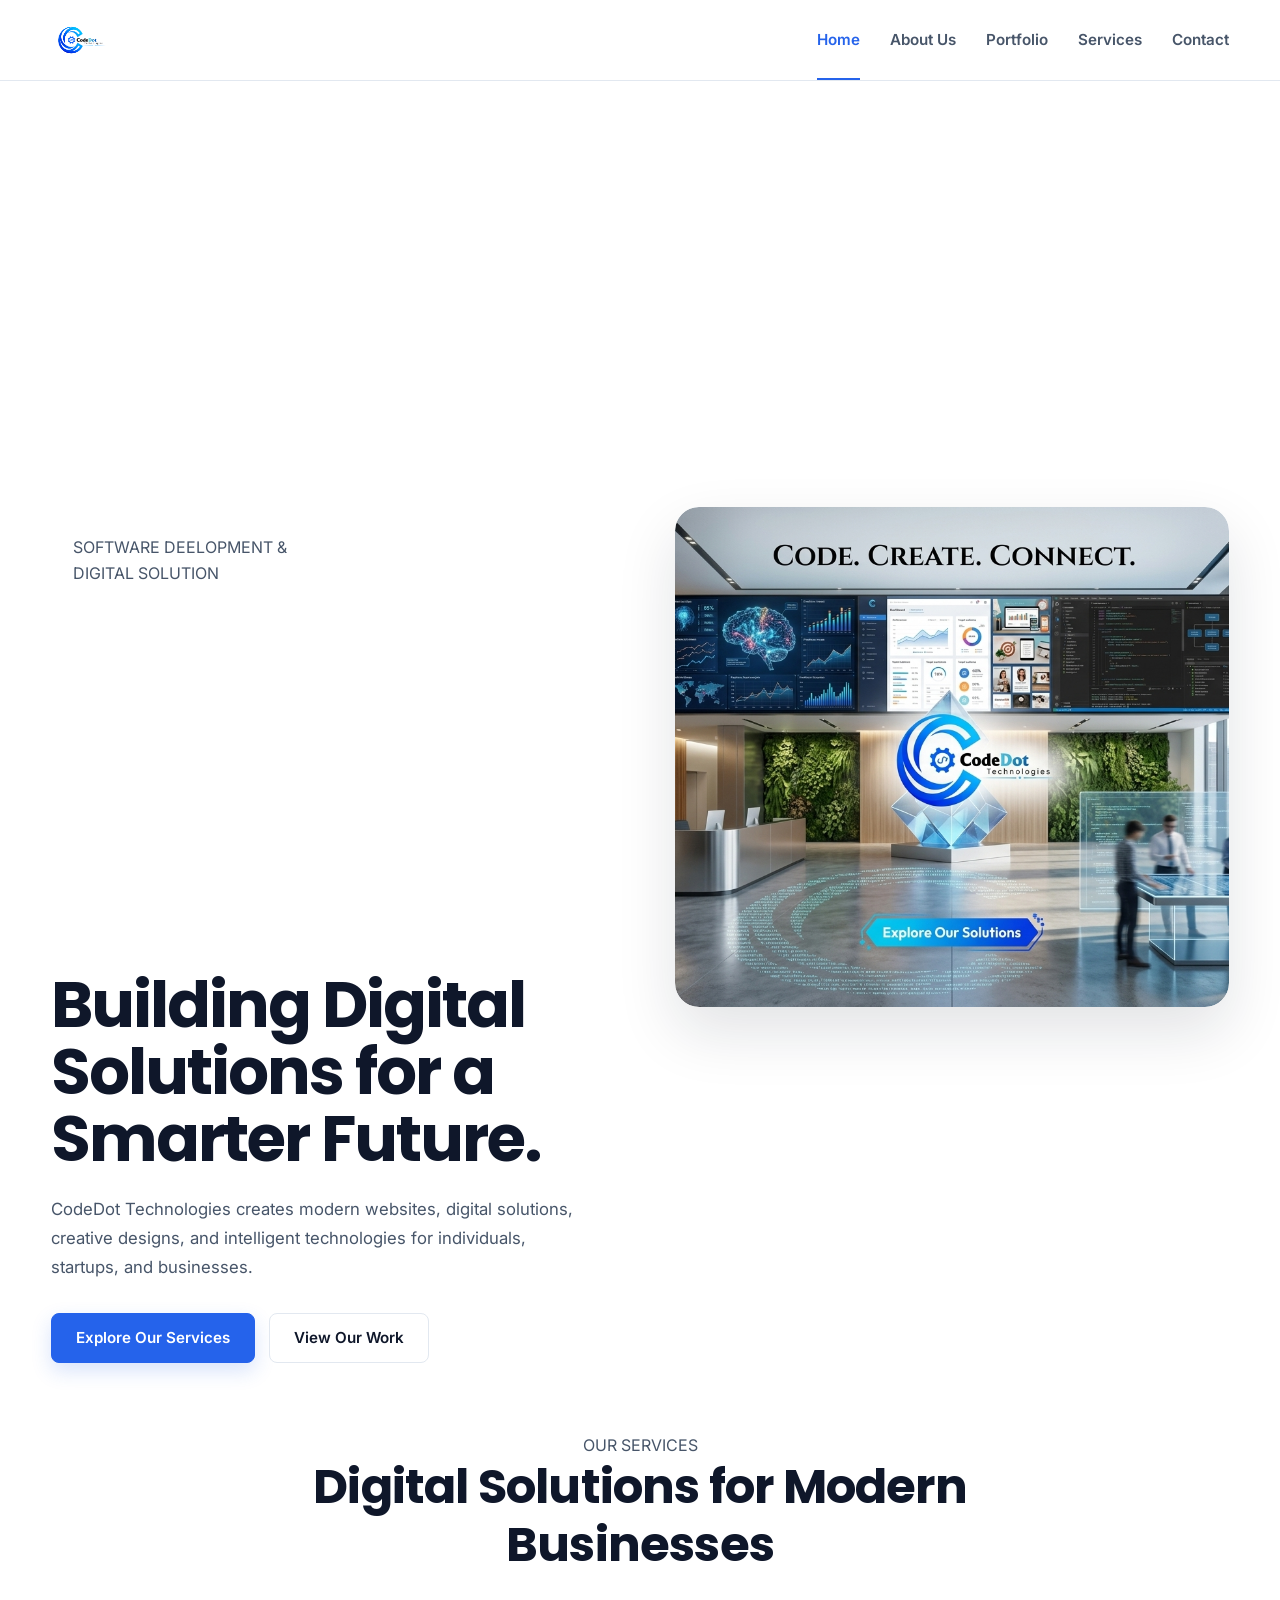
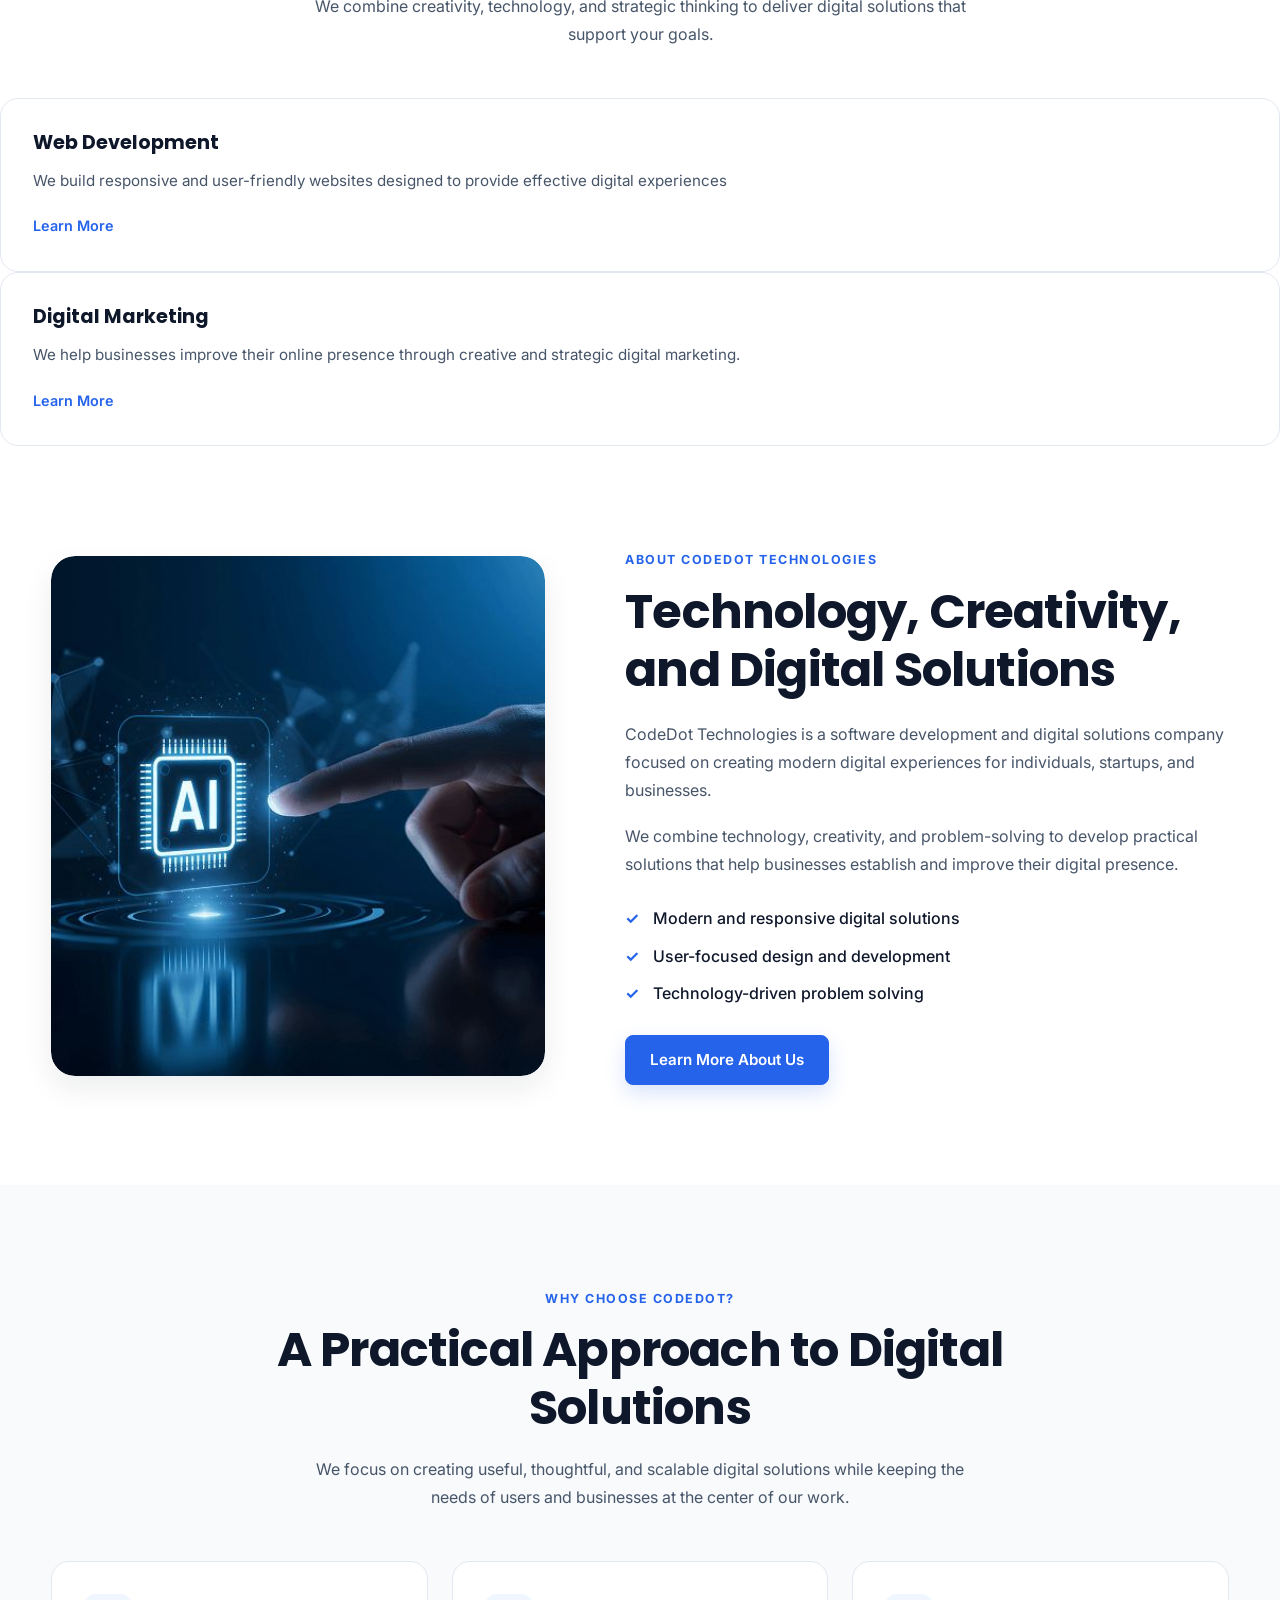
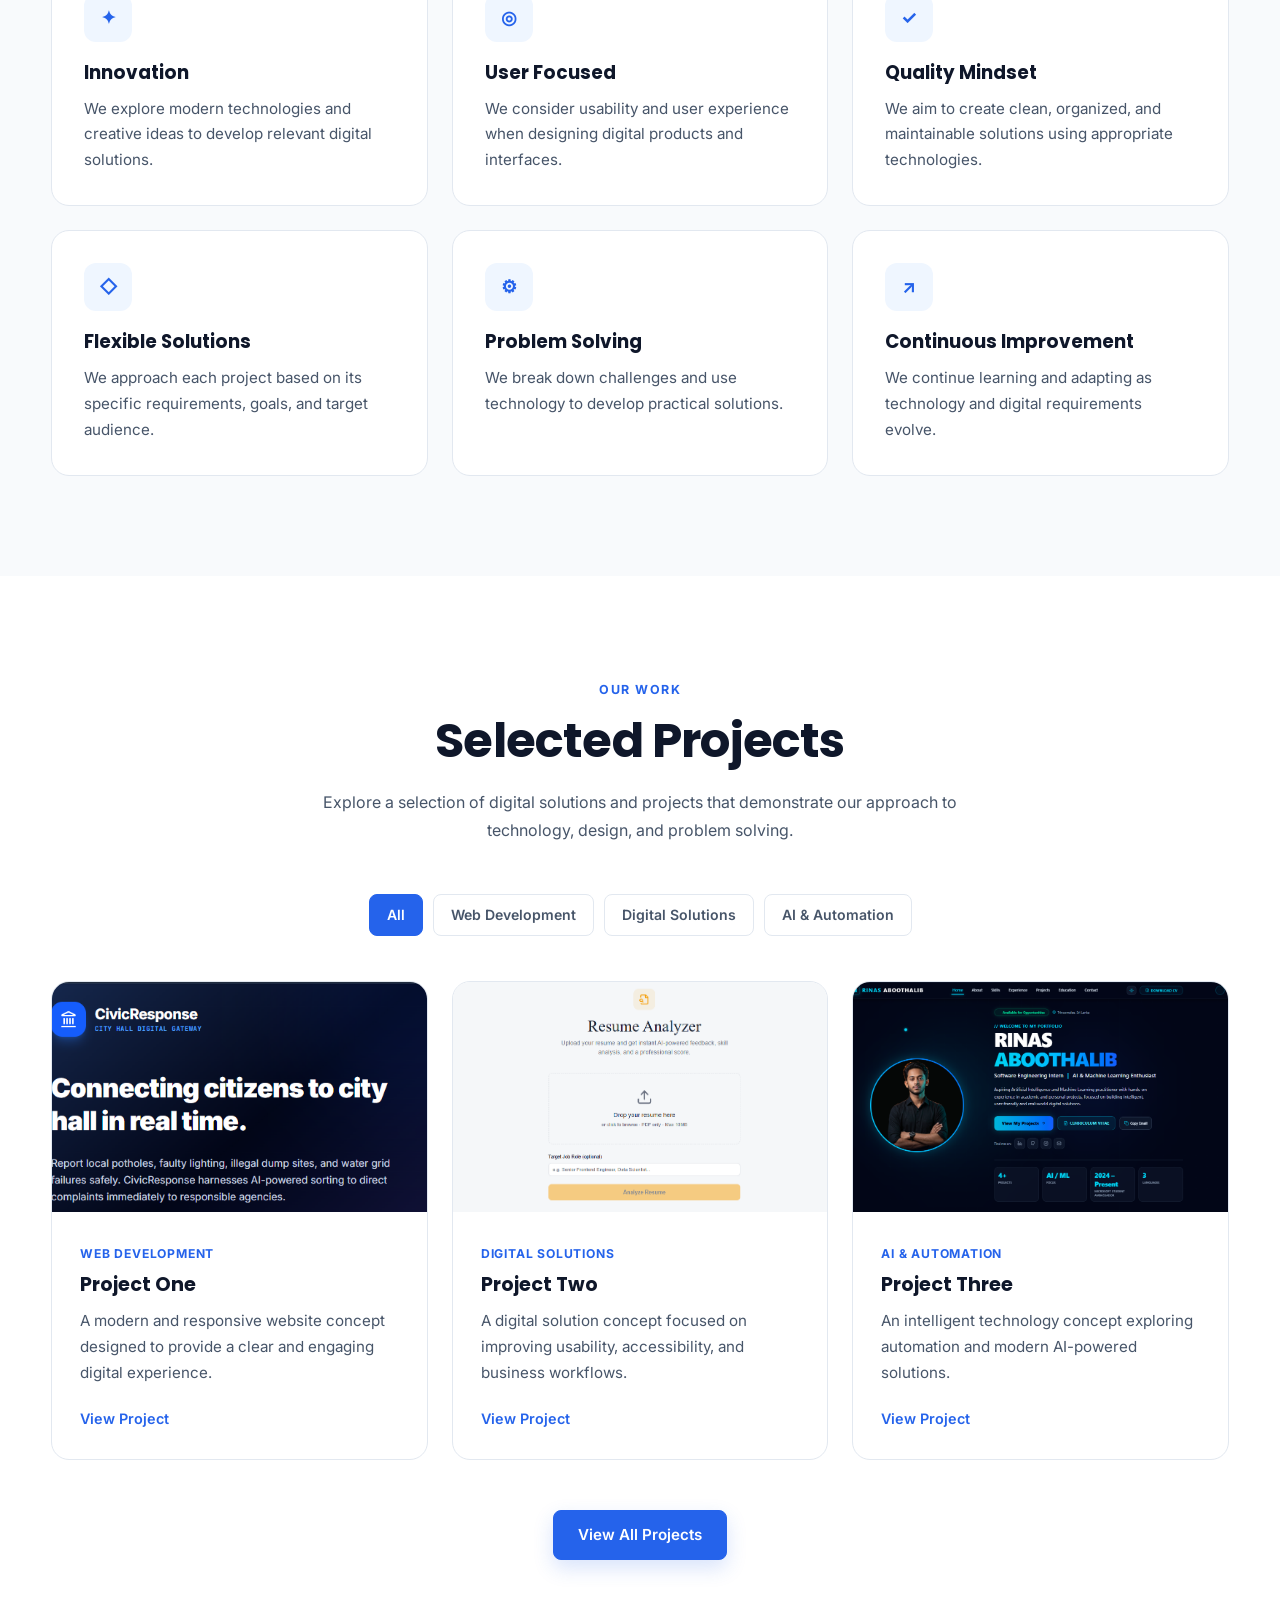
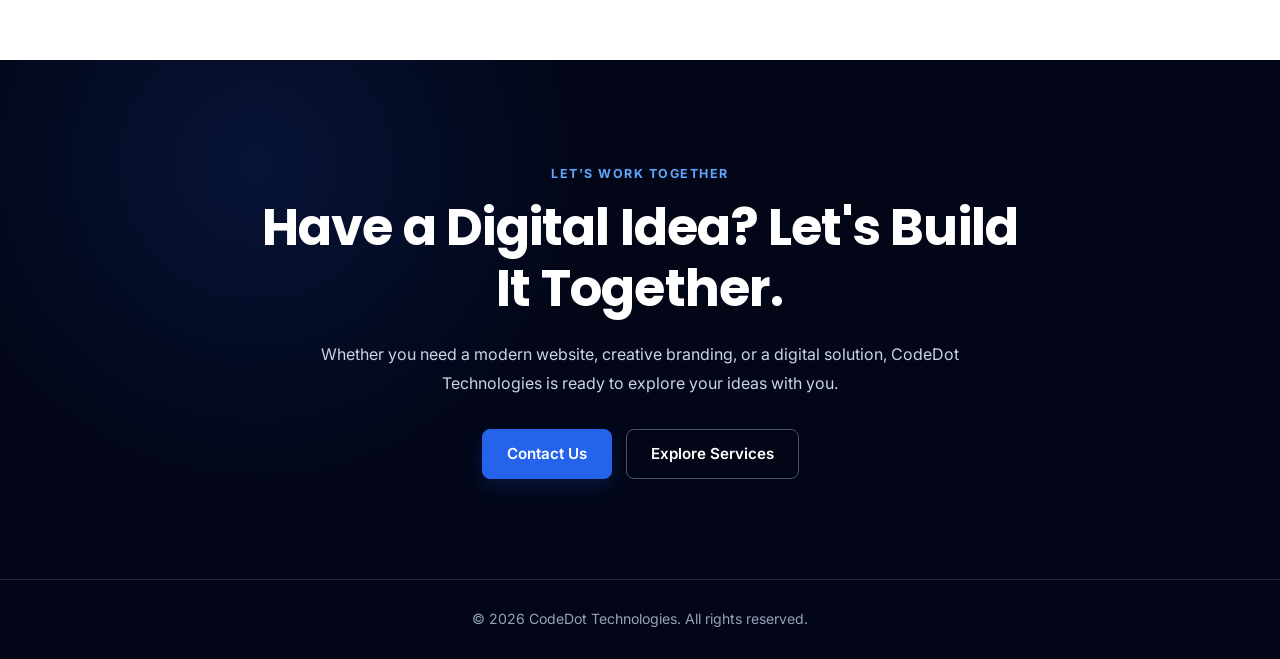
<file: index.html>
<!DOCTYPE html>
<html lang="en">
<head>
    <meta charset="UTF-8">
    <meta name="viewport" content="width=device-width, initial-scale=1.0">
    <title>CodeDot Technologies</title>

    <link rel="preconnect" href="https://fonts.googleapis.com">

<link rel="preconnect" href="https://fonts.gstatic.com" crossorigin>

<link
    href="https://fonts.googleapis.com/css2?family=Inter:wght@400;500;600;700&family=Poppins:wght@500;600;700;800&display=swap"
    rel="stylesheet"
>
    <link rel="stylesheet" href="css/style.css">
    <script src="js/script.js" defer></script>

</head>
<body>
    <header>
        <nav>
        
            <!-- Company Brand -->
            <a href="index.html" class="logo" aria-label="CodeDot Technologies Home">
                <img
                    src="images/logo.jpg"
                    alt="CodeDot Technologies"
                >
            </a>

            <!--Navigation Links-->
            <ul class="nav-links">
                <li>
                    <a href="index.html">Home</a>
                </li>
                <li>
                    <a href="about.html">About Us</a>
                </li>
                <li>
                    <a href="Portfolio.html">Portfolio</a>
                </li>
                <li>
                    <a href="services.html">Services</a>
                </li>
                <li>
                    <a href="contact.html">Contact</a>
                </li>
            </ul>

            <!--Mobile Menu Button -->
            <button
                type="button"
                class="menu-toggle"
                aria-label="open navigation menu"
                aria-expanded="false"
            >
                 ☰
            </button>
        </nav>
    </header>

    <main>
        <!-- Main content goes here -->
        <section class="hero" id="home">

            <div class="hero-content">

                <span class="hero lable">SOFTWARE DEELOPMENT & DIGITAL SOLUTION</span>

                <h1>
                    Building Digital Solutions for a Smarter Future.
                </h1>

                <p>
                    CodeDot Technologies creates modern websites, digital solutions,
                    creative designs, and intelligent technologies for individuals,
                    startups, and businesses.
                </p>

                <div class="hero-buttons">
                    <a href="services.html" class="btn btn-primary"> Explore Our Services </a>
                    <a href="Portfolio.html" class="btn btn-secondary"> View Our Work </a>
                </div>

            </div>
        
            <div class="hero-image">

                <img 
                    src="images/hero-image.jpg" 
                    alt="Modern digital technology and software development workspace"
                >

            </div>

        </section>
        
        <article>

            <!--Services Preview Section-->
            <section class="service-preview" id="services">

                <div class="section-heading">

                    <span class="section-lable">
                        OUR SERVICES
                    </span>

                    <h2>
                        Digital Solutions for Modern Businesses
                    </h2>

                    <p>
                        We combine creativity, technology, and strategic thinking
                        to deliver digital solutions that support your goals.
                    </p>

                </div>

                <div class="service-grid">

                    <!--Service 1-->
                    <article class="service-card">

                        <h3>Web Development</h3>

                        <p>
                            We build responsive and user-friendly websites
                            designed to provide effective digital experiences
                        </p>

                        <a href="services.html">Learn More</a>

                    </article>

                    <!--Service 2-->
                    <article class="service-card">

                        <h3>Digital Marketing</h3>

                        <p>
                            We help businesses improve their online presence
                            through creative and strategic digital marketing.
                        </p>

                        <a href="services.html">Learn More</a>
                        
                    </article>
        </section>

        <!-- About Preview Section -->
<section class="about-preview" id="about">

    <div class="about-image">

        <img
            src="images/about-image.jpg"
            alt="CodeDot Technologies digital solutions workspace"
        >

    </div>

    <div class="about-content">

        <span class="section-label">
            ABOUT CODEDOT TECHNOLOGIES
        </span>

        <h2>
            Technology, Creativity, and Digital Solutions
        </h2>

        <p>
            CodeDot Technologies is a software development and digital
            solutions company focused on creating modern digital
            experiences for individuals, startups, and businesses.
        </p>

        <p>
            We combine technology, creativity, and problem-solving to
            develop practical solutions that help businesses establish
            and improve their digital presence.
        </p>

        <ul class="about-points">

            <li>
                Modern and responsive digital solutions
            </li>

            <li>
                User-focused design and development
            </li>

            <li>
                Technology-driven problem solving
            </li>

        </ul>

        <a href="about.html" class="btn btn-primary">
            Learn More About Us
        </a>

    </div>

</section>

<!-- Why Choose Us Section -->
<section class="why-choose-us" id="why-us">

    <div class="section-heading">

        <span class="section-label">
            WHY CHOOSE CODEDOT?
        </span>

        <h2>
            A Practical Approach to Digital Solutions
        </h2>

        <p>
            We focus on creating useful, thoughtful, and scalable
            digital solutions while keeping the needs of users and
            businesses at the center of our work.
        </p>

    </div>

    <div class="features-grid">

        <!-- Feature 1 -->
        <article class="feature-card">

            <div class="feature-icon" aria-hidden="true">
                ✦
            </div>

            <h3>
                Innovation
            </h3>

            <p>
                We explore modern technologies and creative ideas
                to develop relevant digital solutions.
            </p>

        </article>

        <!-- Feature 2 -->
        <article class="feature-card">

            <div class="feature-icon" aria-hidden="true">
                ◎
            </div>

            <h3>
                User Focused
            </h3>

            <p>
                We consider usability and user experience when
                designing digital products and interfaces.
            </p>

        </article>

        <!-- Feature 3 -->
        <article class="feature-card">

            <div class="feature-icon" aria-hidden="true">
                ✓
            </div>

            <h3>
                Quality Mindset
            </h3>

            <p>
                We aim to create clean, organized, and maintainable
                solutions using appropriate technologies.
            </p>

        </article>

        <!-- Feature 4 -->
        <article class="feature-card">

            <div class="feature-icon" aria-hidden="true">
                ◇
            </div>

            <h3>
                Flexible Solutions
            </h3>

            <p>
                We approach each project based on its specific
                requirements, goals, and target audience.
            </p>

        </article>

        <!-- Feature 5 -->
        <article class="feature-card">

            <div class="feature-icon" aria-hidden="true">
                ⚙
            </div>

            <h3>
                Problem Solving
            </h3>

            <p>
                We break down challenges and use technology to
                develop practical solutions.
            </p>

        </article>

        <!-- Feature 6 -->
        <article class="feature-card">

            <div class="feature-icon" aria-hidden="true">
                ↗
            </div>

            <h3>
                Continuous Improvement
            </h3>

            <p>
                We continue learning and adapting as technology
                and digital requirements evolve.
            </p>

        </article>

    </div>

</section>

<!-- Portfolio Preview Section -->
<section class="portfolio-preview" id="portfolio">

    <div class="section-heading">

        <span class="section-label">
            OUR WORK
        </span>

        <h2>
            Selected Projects
        </h2>

        <p>
            Explore a selection of digital solutions and projects
            that demonstrate our approach to technology, design,
            and problem solving.
        </p>

    </div>


    <!-- Portfolio Filters -->
<div class="portfolio-filters">

    <button
        type="button"
        class="filter-button active"
        data-filter="all"
    >
        All
    </button>

    <button
        type="button"
        class="filter-button"
        data-filter="web-development"
    >
        Web Development
    </button>

    <button
        type="button"
        class="filter-button"
        data-filter="digital-solutions"
    >
        Digital Solutions
    </button>

    <button
        type="button"
        class="filter-button"
        data-filter="ai-automation"
    >
        AI & Automation
    </button>

</div>


    <div class="portfolio-grid">

        <!-- Project 1 -->
        <article class="project-card" data-category="web-development">

            <div class="project-image">

                <img
                    src="images/portfolio-1.jpg"
                    alt="Web development project"
                >

            </div>

            <div class="project-content">

                <span class="project-category">
                    Web Development
                </span>

                <h3>
                    Project One
                </h3>

                <p>
                    A modern and responsive website concept designed
                    to provide a clear and engaging digital experience.
                </p>

                <a href="portfolio.html">
                    View Project
                </a>

            </div>

        </article>


        <!-- Project 2 -->
        <article class="project-card" data-category="digital-solutions">

            <div class="project-image">

                <img
                    src="images/portfolio-2.jpg"
                    alt="Digital solution project"
                >

            </div>

            <div class="project-content">

                <span class="project-category">
                    Digital Solutions
                </span>

                <h3>
                    Project Two
                </h3>

                <p>
                    A digital solution concept focused on improving
                    usability, accessibility, and business workflows.
                </p>

                <a href="portfolio.html">
                    View Project
                </a>

            </div>

        </article>


        <!-- Project 3 -->
        <article class="project-card">

            <div class="project-image">

                <img
                    src="images/portfolio-3.jpg"
                    alt="AI and automation project"
                >

            </div>

            <div class="project-content">

                <span class="project-category">
                    AI & Automation
                </span>

                <h3>
                    Project Three
                </h3>

                <p>
                    An intelligent technology concept exploring
                    automation and modern AI-powered solutions.
                </p>

                <a href="portfolio.html">
                    View Project
                </a>

            </div>

        </article>

    </div>


    <!-- View All Projects -->
    <div class="portfolio-action">

        <a href="portfolio.html" class="btn btn-primary">
            View All Projects
        </a>

    </div>

</section>

<!-- Final Call-to-Action Section -->
<section class="final-cta" id="contact-cta">

    <div class="cta-content">

        <span class="section-label">
            LET'S WORK TOGETHER
        </span>

        <h2>
            Have a Digital Idea? Let's Build It Together.
        </h2>

        <p>
            Whether you need a modern website, creative branding,
            or a digital solution, CodeDot Technologies is ready
            to explore your ideas with you.
        </p>

        <div class="cta-buttons">

            <a href="contact.html" class="btn btn-primary">
                Contact Us
            </a>

            <a href="services.html" class="btn btn-secondary">
                Explore Services
            </a>

        </div>

    </div>

</section>
    </main>

        <!-- Scroll to Top Button -->
<button
    type="button"
    class="scroll-top"
    aria-label="Scroll to top"
>
    ↑
</button>

    <footer>
        <p>&copy; 2026 CodeDot Technologies. All rights reserved.</p>
    </footer>
</body>
</html>
</file>
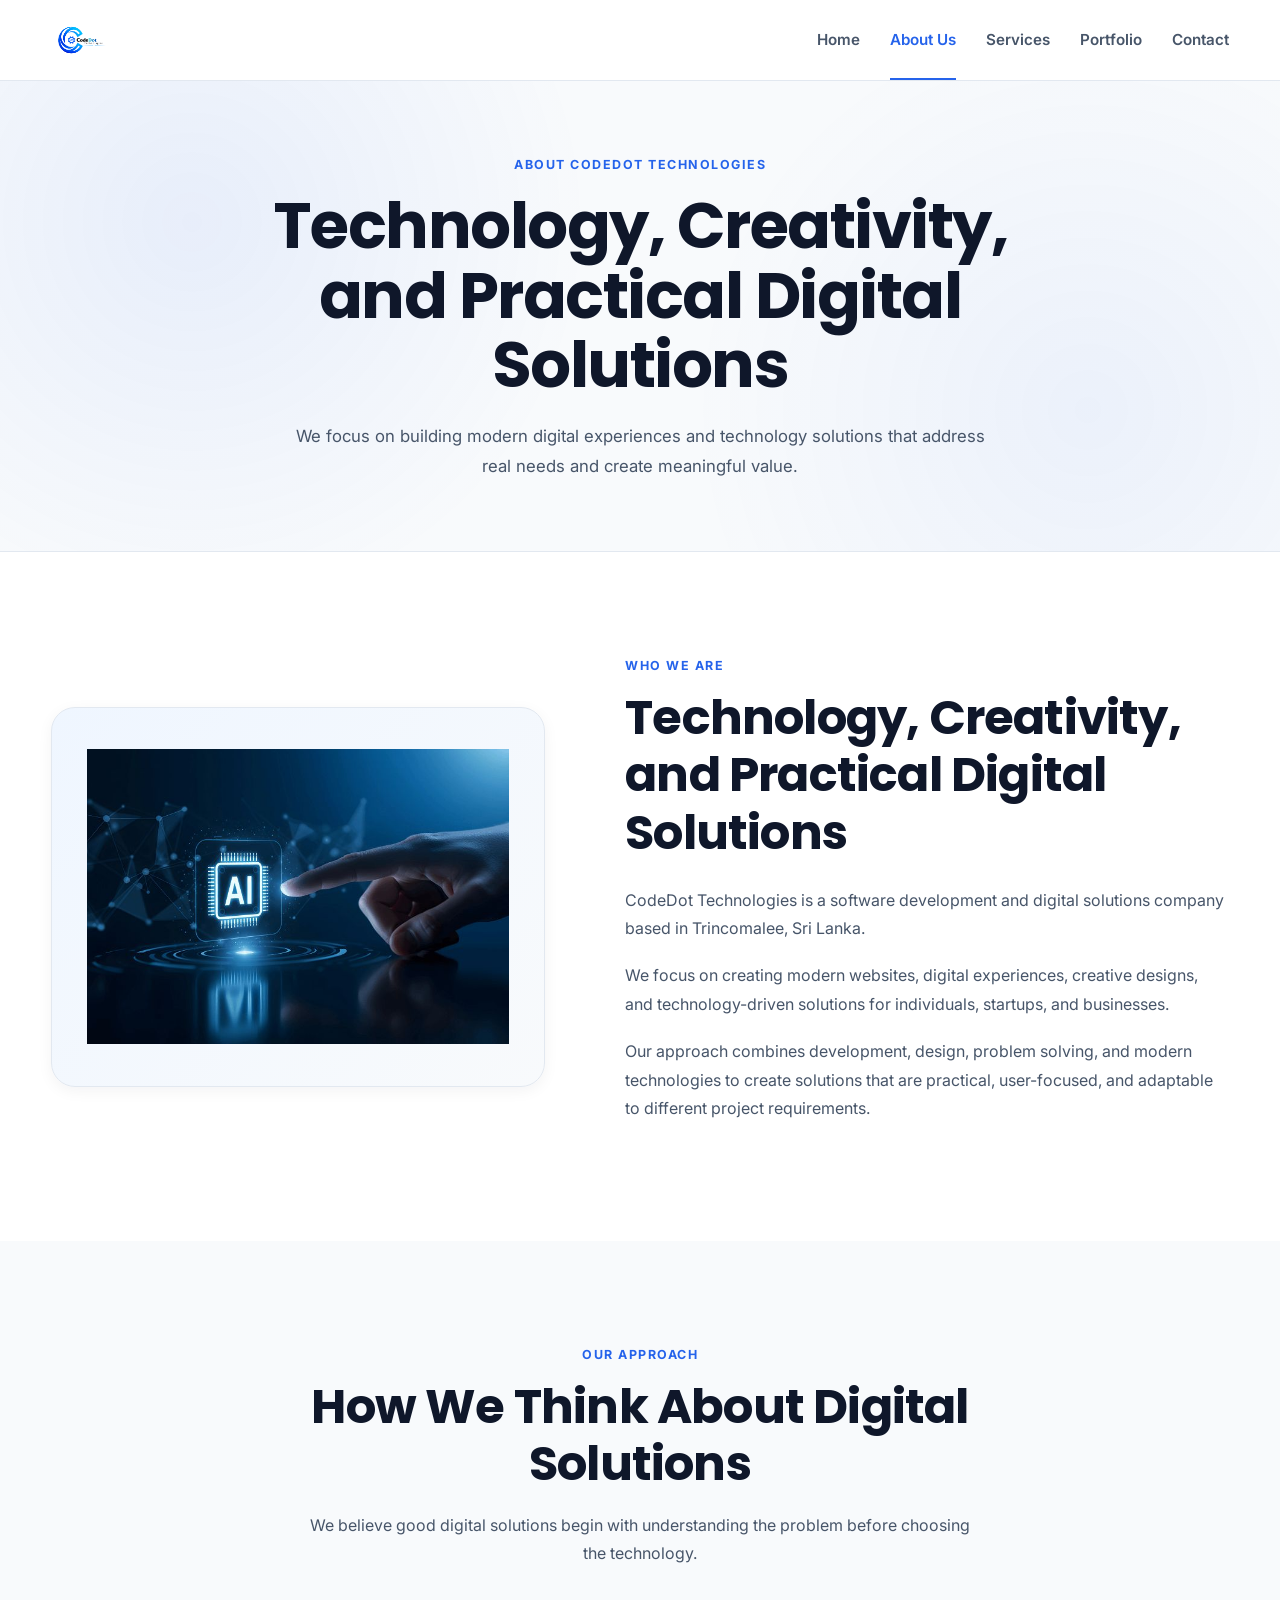
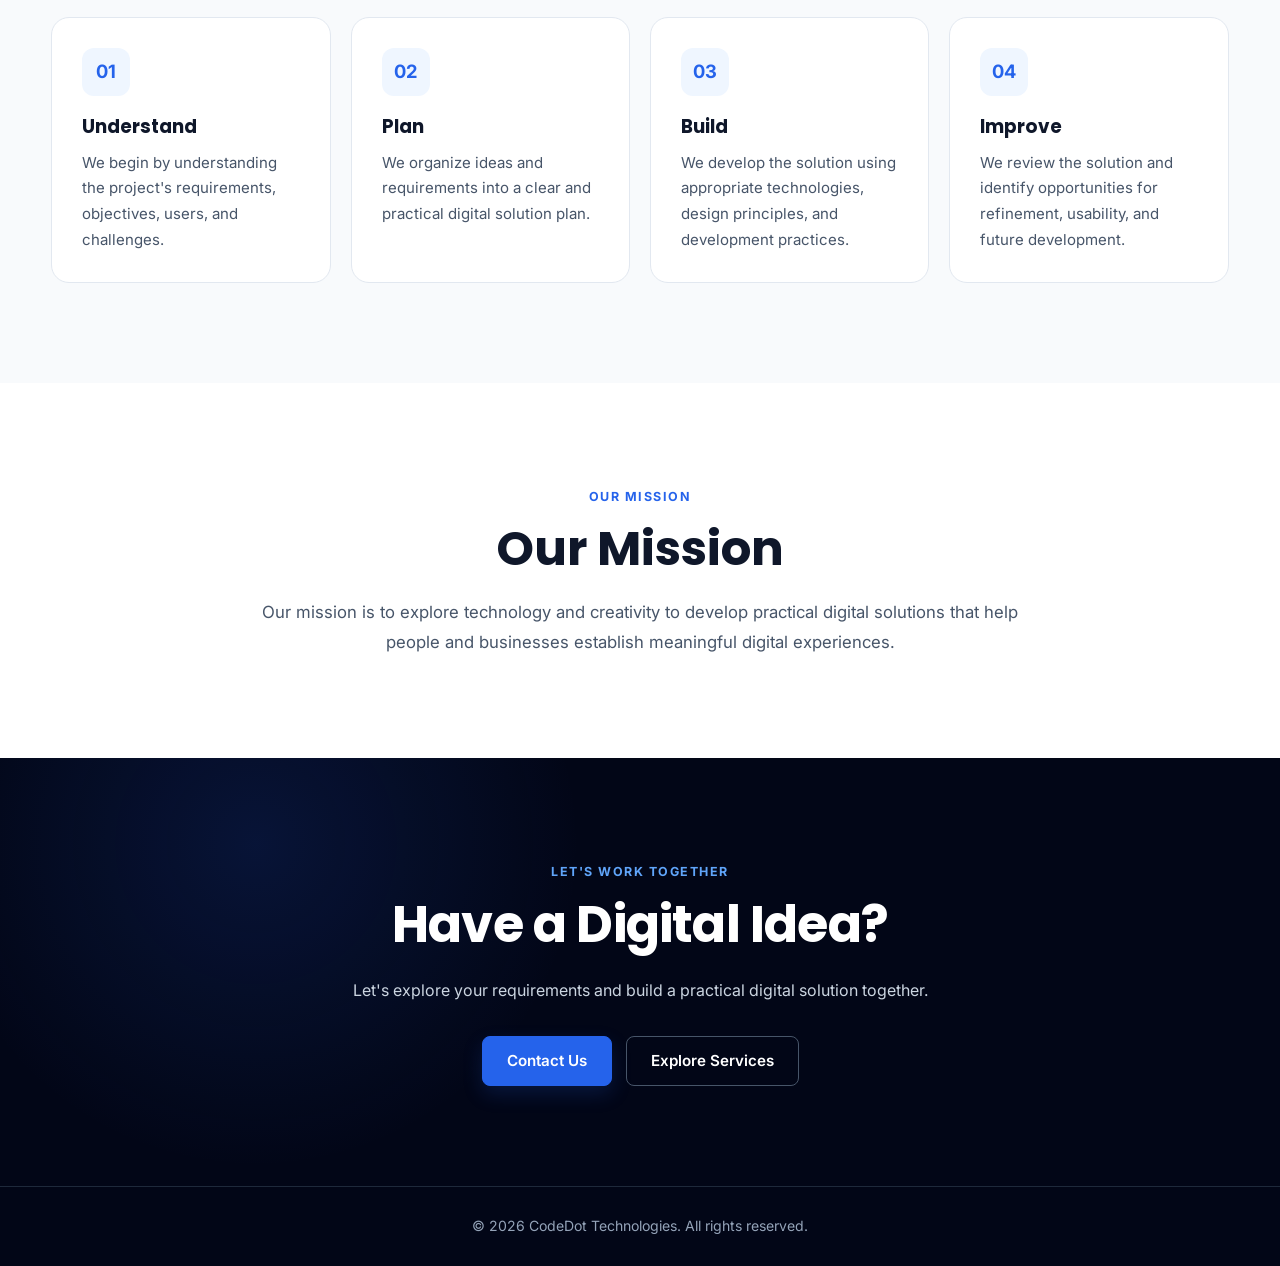
<file: about.html>
<!DOCTYPE html>
<html lang="en">

<head>

    <meta charset="UTF-8">

    <meta
        name="viewport"
        content="width=device-width, initial-scale=1.0"
    >

    <title>About Us | CodeDot Technologies</title>

    <meta
        name="description"
        content="Learn more about CodeDot Technologies, our approach to software development, digital solutions, creativity, and technology."
    >

    <!-- Google Fonts -->
    <link rel="preconnect" href="https://fonts.googleapis.com">

    <link
        rel="preconnect"
        href="https://fonts.gstatic.com"
        crossorigin
    >

    <link
        href="https://fonts.googleapis.com/css2?family=Inter:wght@400;500;600;700&family=Poppins:wght@500;600;700;800&display=swap"
        rel="stylesheet"
    >

    <!-- Main CSS -->
    <link rel="stylesheet" href="css/style.css">

    <!-- Main JavaScript -->
    <script src="js/script.js" defer></script>

</head>

<body>

    <!-- =========================
         HEADER
    ========================== -->
    <header>

        <nav>

            <!-- Company Logo -->
            <a
                href="index.html"
                class="logo"
                aria-label="CodeDot Technologies Home"
            >
                <img
                    src="images/logo.jpg"
                    alt="CodeDot Technologies logo"
                >
            </a>

            <!-- Navigation Links -->
            <ul class="nav-links">

                <li>
                    <a href="index.html">
                        Home
                    </a>
                </li>

                <li>
                    <a href="about.html">
                        About Us
                    </a>
                </li>

                <li>
                    <a href="services.html">
                        Services
                    </a>
                </li>

                <li>
                    <a href="portfolio.html">
                        Portfolio
                    </a>
                </li>

                <li>
                    <a href="contact.html">
                        Contact
                    </a>
                </li>

            </ul>

            <!-- Mobile Menu Button -->
            <button
                type="button"
                class="menu-toggle"
                aria-label="Open navigation menu"
                aria-expanded="false"
            >
                ☰
            </button>

        </nav>

    </header>


    <!-- =========================
         MAIN CONTENT
    ========================== -->
    <main>

        <!-- =========================
             ABOUT HERO
        ========================== -->
        <section class="page-hero">

            <div class="page-hero-content">

                <span class="section-label">
                    ABOUT CODEDOT TECHNOLOGIES
                </span>

                <h1>
                    Technology, Creativity, and Practical Digital Solutions
                </h1>

                <p>
                    We focus on building modern digital experiences
                    and technology solutions that address real needs
                    and create meaningful value.
                </p>

            </div>

        </section>


        <!-- =========================
             COMPANY INTRODUCTION
        ========================== -->
        <section class="about-introduction">

            <div class="about-introduction-image">

                <img
                    src="images/about-image.jpg"
                    alt="About CodeDot Technologies"
                >

            </div>

            <div class="about-introduction-content">

                <span class="section-label">
                    WHO WE ARE
                </span>

                <h2>
                    Technology, Creativity, and Practical Digital Solutions
                </h2>

                <p>
                    CodeDot Technologies is a software development and
                    digital solutions company based in Trincomalee, Sri Lanka.
                </p>

                <p>
                    We focus on creating modern websites, digital experiences,
                    creative designs, and technology-driven solutions for
                    individuals, startups, and businesses.
                </p>

                <p>
                    Our approach combines development, design, problem solving,
                    and modern technologies to create solutions that are practical,
                    user-focused, and adaptable to different project requirements.
                </p>

            </div>

        </section>


        <!-- =========================
             OUR APPROACH
        ========================== -->
        <section class="about-approach">

            <div class="section-heading">

                <span class="section-label">
                    OUR APPROACH
                </span>

                <h2>
                    How We Think About Digital Solutions
                </h2>

                <p>
                    We believe good digital solutions begin with
                    understanding the problem before choosing the
                    technology.
                </p>

            </div>


            <div class="approach-grid">

                <!-- Understand -->
                <article class="approach-card">

                    <div
                        class="feature-icon"
                        aria-hidden="true"
                    >
                        01
                    </div>

                    <h3>
                        Understand
                    </h3>

                    <p>
                        We begin by understanding the project's requirements,
                        objectives, users, and challenges.
                    </p>

                </article>


                <!-- Plan -->
                <article class="approach-card">

                    <div
                        class="feature-icon"
                        aria-hidden="true"
                    >
                        02
                    </div>

                    <h3>
                        Plan
                    </h3>

                    <p>
                        We organize ideas and requirements into a clear
                        and practical digital solution plan.
                    </p>

                </article>


                <!-- Build -->
                <article class="approach-card">

                    <div
                        class="feature-icon"
                        aria-hidden="true"
                    >
                        03
                    </div>

                    <h3>
                        Build
                    </h3>

                    <p>
                        We develop the solution using appropriate technologies,
                        design principles, and development practices.
                    </p>

                </article>


                <!-- Improve -->
                <article class="approach-card">

                    <div
                        class="feature-icon"
                        aria-hidden="true"
                    >
                        04
                    </div>

                    <h3>
                        Improve
                    </h3>

                    <p>
                        We review the solution and identify opportunities
                        for refinement, usability, and future development.
                    </p>

                </article>

            </div>

        </section>


        <!-- =========================
             MISSION
        ========================== -->
        <section class="mission-section">

            <div class="mission-content">

                <span class="section-label">
                    OUR MISSION
                </span>

                <h2>
                    Our Mission
                </h2>

                <p>
                    Our mission is to explore technology and creativity
                    to develop practical digital solutions that help
                    people and businesses establish meaningful digital
                    experiences.
                </p>

            </div>

        </section>


        <!-- =========================
             FINAL CTA
        ========================== -->
        <section class="final-cta">

            <div class="cta-content">

                <span class="section-label">
                    LET'S WORK TOGETHER
                </span>

                <h2>
                    Have a Digital Idea?
                </h2>

                <p>
                    Let's explore your requirements and build a
                    practical digital solution together.
                </p>

                <div class="cta-buttons">

                    <a
                        href="contact.html"
                        class="btn btn-primary"
                    >
                        Contact Us
                    </a>

                    <a
                        href="services.html"
                        class="btn btn-secondary"
                    >
                        Explore Services
                    </a>

                </div>

            </div>

        </section>

    </main>


    <!-- =========================
         FOOTER
    ========================== -->
    <footer>

        <p>
            &copy; 2026 CodeDot Technologies. All rights reserved.
        </p>

    </footer>


    <!-- Scroll To Top -->
<button
    type="button"
    class="scroll-top"
    aria-label="Scroll to top"
>
    ↑
</button>

</body>

</html>
</file>
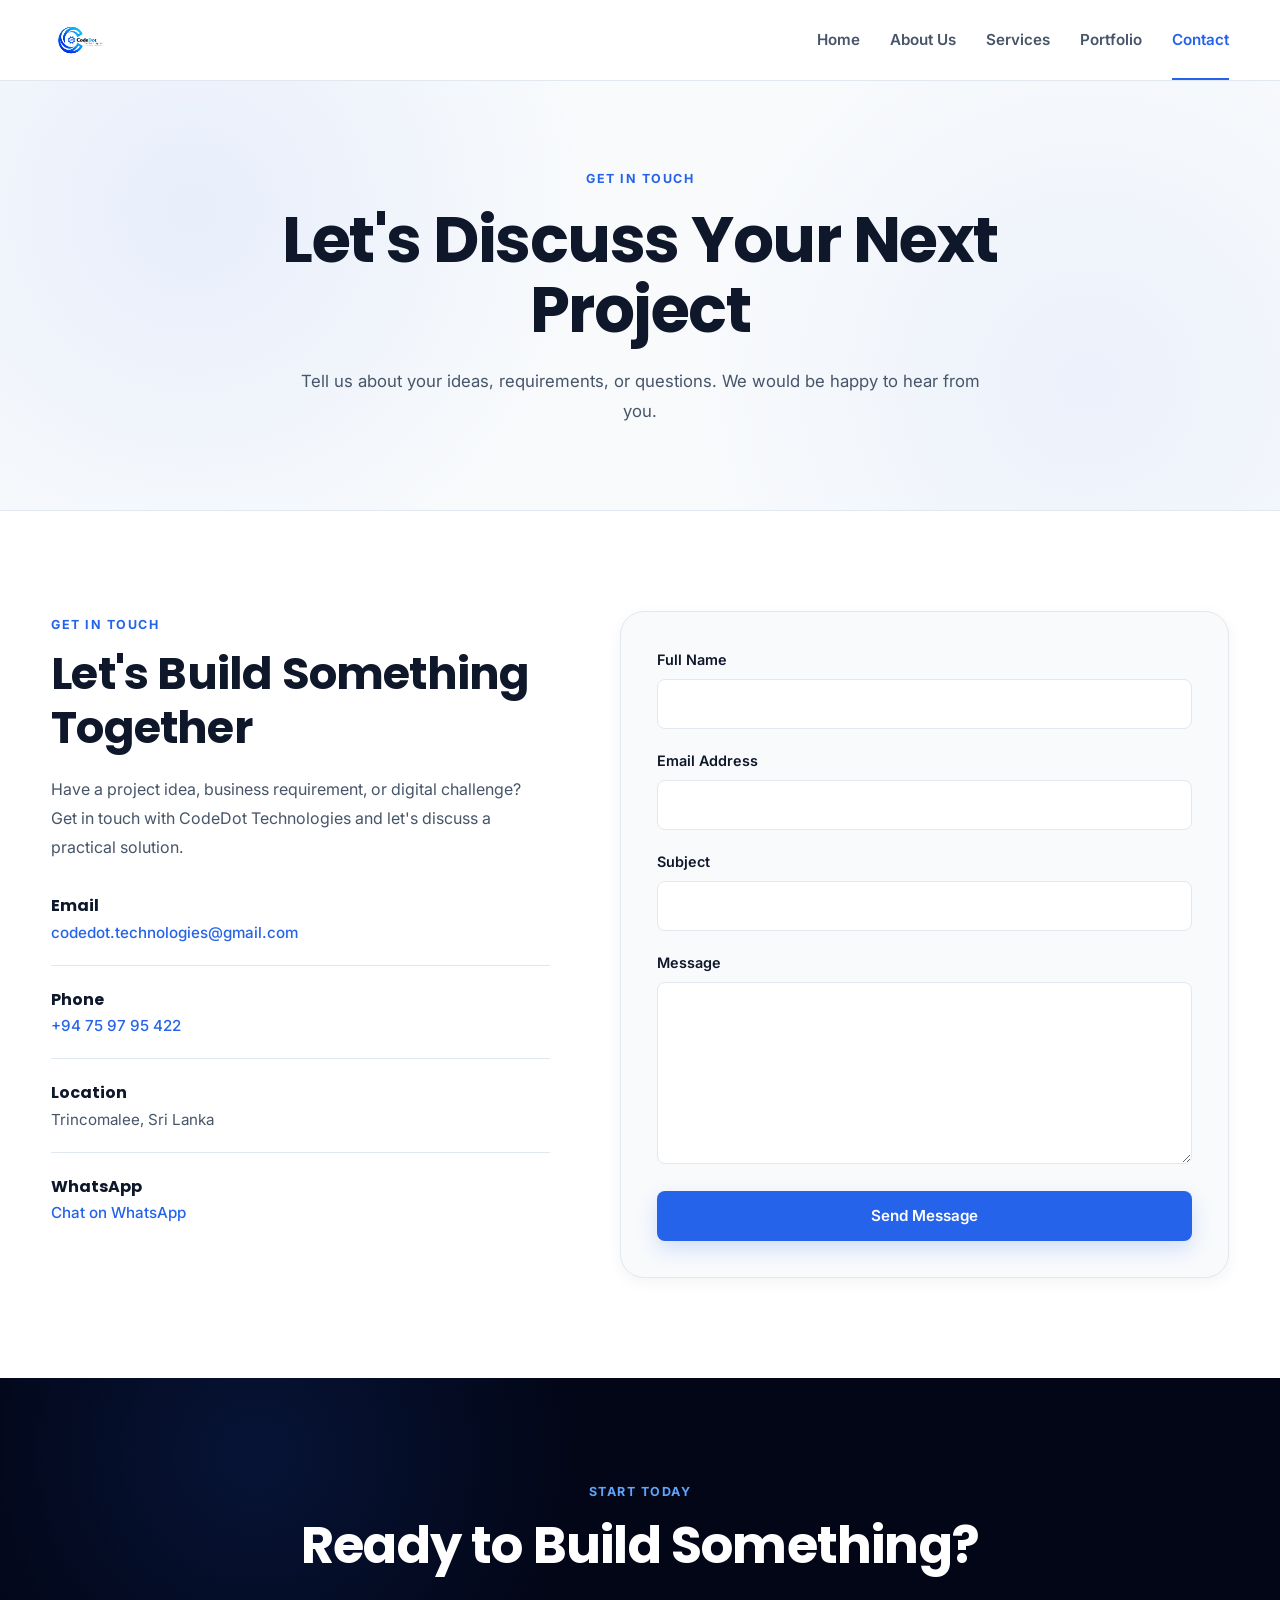
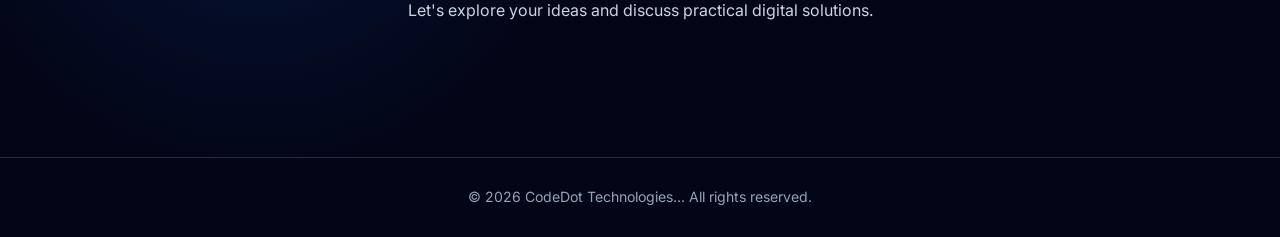
<file: contact.html>
<!DOCTYPE html>
<html lang="en">

<head>

    <meta charset="UTF-8">

    <meta
        name="viewport"
        content="width=device-width, initial-scale=1.0"
    >

    <title>Contact | CodeDot Technologies</title>

    <meta
        name="description"
        content="Contact CodeDot Technologies for software development, digital solutions, design, AI, and technology services."
    >

    <!-- Google Fonts -->
    <link rel="preconnect" href="https://fonts.googleapis.com">

    <link
        rel="preconnect"
        href="https://fonts.gstatic.com"
        crossorigin
    >

    <link
        href="https://fonts.googleapis.com/css2?family=Inter:wght@400;500;600;700&family=Poppins:wght@500;600;700;800&display=swap"
        rel="stylesheet"
    >

    <!-- Main CSS -->
    <link rel="stylesheet" href="css/style.css">

    <!-- Main JavaScript -->
    <script src="js/script.js" defer></script>

</head>

<body>

    <!-- =========================
         HEADER
    ========================== -->
    <header>

        <nav>

            <!-- Company Logo -->
            <a
                href="index.html"
                class="logo"
                aria-label="CodeDot Technologies Home"
            >
                <img
                    src="images/logo.jpg"
                    alt="CodeDot Technologies logo"
                >
            </a>

            <!-- Navigation Links -->
            <ul class="nav-links">

                <li>
                    <a href="index.html">
                        Home
                    </a>
                </li>

                <li>
                    <a href="about.html">
                        About Us
                    </a>
                </li>

                <li>
                    <a href="services.html">
                        Services
                    </a>
                </li>

                <li>
                    <a href="portfolio.html">
                        Portfolio
                    </a>
                </li>

                <li>
                    <a href="contact.html">
                        Contact
                    </a>
                </li>

            </ul>

            <!-- Mobile Menu Button -->
            <button
                type="button"
                class="menu-toggle"
                aria-label="Open navigation menu"
                aria-expanded="false"
            >
                ☰
            </button>

        </nav>

    </header>


    <!-- =========================
         MAIN CONTENT
    ========================== -->
    <main>

        <!-- =========================
             PAGE HERO
        ========================== -->
        <section class="page-hero">

            <div class="page-hero-content">

                <span class="section-label">
                    GET IN TOUCH
                </span>

                <h1>
                    Let's Discuss Your Next Project
                </h1>

                <p>
                    Tell us about your ideas, requirements,
                    or questions. We would be happy to hear from you.
                </p>

            </div>

        </section>


        <!-- =========================
             CONTACT SECTION
        ========================== -->
        <section class="contact-page">

            <div class="contact-grid">

                <!-- =========================
                     CONTACT INFORMATION
                ========================== -->
                <div class="contact-info">

                    <span class="section-label">
                        GET IN TOUCH
                    </span>

                    <h2>
                        Let's Build Something Together
                    </h2>

                    <p>
                        Have a project idea, business requirement, or digital challenge?
                        Get in touch with CodeDot Technologies and let's discuss a practical solution.
                    </p>


                    <!-- Email -->
                    <div class="contact-item">

                        <h3>
                            Email
                        </h3>

                        <p>
                            <a href="mailto:codedot.technologies@gmail.com">
                                codedot.technologies@gmail.com
                            </a>
                        </p>

                    </div>


                    <!-- Phone -->
                    <div class="contact-item">

                        <h3>
                            Phone
                        </h3>

                        <p>
                            <a href="tel:+94759795422">
                                +94 75 97 95 422
                            </a>
                        </p>

                    </div>


                    <!-- Location -->
                    <div class="contact-item">

                        <h3>
                            Location
                        </h3>

                        <p>
                            Trincomalee, Sri Lanka
                        </p>

                    </div>


                    <!-- WhatsApp -->
                    <div class="contact-item">

                        <h3>
                            WhatsApp
                        </h3>

                        <p>
                            <a
                                href="https://wa.me/94759795422"
                                target="_blank"
                                rel="noopener noreferrer"
                            >
                                Chat on WhatsApp
                            </a>
                        </p>

                    </div>

                </div>


                <!-- =========================
                     CONTACT FORM
                ========================== -->
                <div class="contact-form-wrapper">

                    <form
                        class="contact-form"
                        action="#"
                        method="post"
                    >

                        <!-- Full Name -->
                        <div class="form-group">

                            <label for="name">
                                Full Name
                            </label>

                            <input
                                type="text"
                                id="name"
                                name="name"
                                autocomplete="name"
                                required
                            >

                        </div>


                        <!-- Email -->
                        <div class="form-group">

                            <label for="email">
                                Email Address
                            </label>

                            <input
                                type="email"
                                id="email"
                                name="email"
                                autocomplete="email"
                                required
                            >

                        </div>


                        <!-- Subject -->
                        <div class="form-group">

                            <label for="subject">
                                Subject
                            </label>

                            <input
                                type="text"
                                id="subject"
                                name="subject"
                                required
                            >

                        </div>


                        <!-- Message -->
                        <div class="form-group">

                            <label for="message">
                                Message
                            </label>

                            <textarea
                                id="message"
                                name="message"
                                rows="6"
                                required
                            ></textarea>

                        </div>


                        <!-- Submit -->
                        <button
                            type="submit"
                            class="btn btn-primary"
                        >
                            Send Message
                        </button>

                    </form>

                </div>

            </div>

        </section>


        <!-- =========================
             FINAL CTA
        ========================== -->
        <section class="final-cta">

            <div class="cta-content">

                <span class="section-label">
                    START TODAY
                </span>

                <h2>
                    Ready to Build Something?
                </h2>

                <p>
                    Let's explore your ideas and discuss
                    practical digital solutions.
                </p>

            </div>

        </section>

    </main>


    <!-- =========================
         FOOTER
    ========================== -->
    <footer>

        <p>
            &copy; 2026 CodeDot Technologies... All rights reserved.
        </p>

    </footer>


    <!-- Scroll To Top -->
<button
    type="button"
    class="scroll-top"
    aria-label="Scroll to top"
>
    ↑
</button>

</body>

</html>
</file>
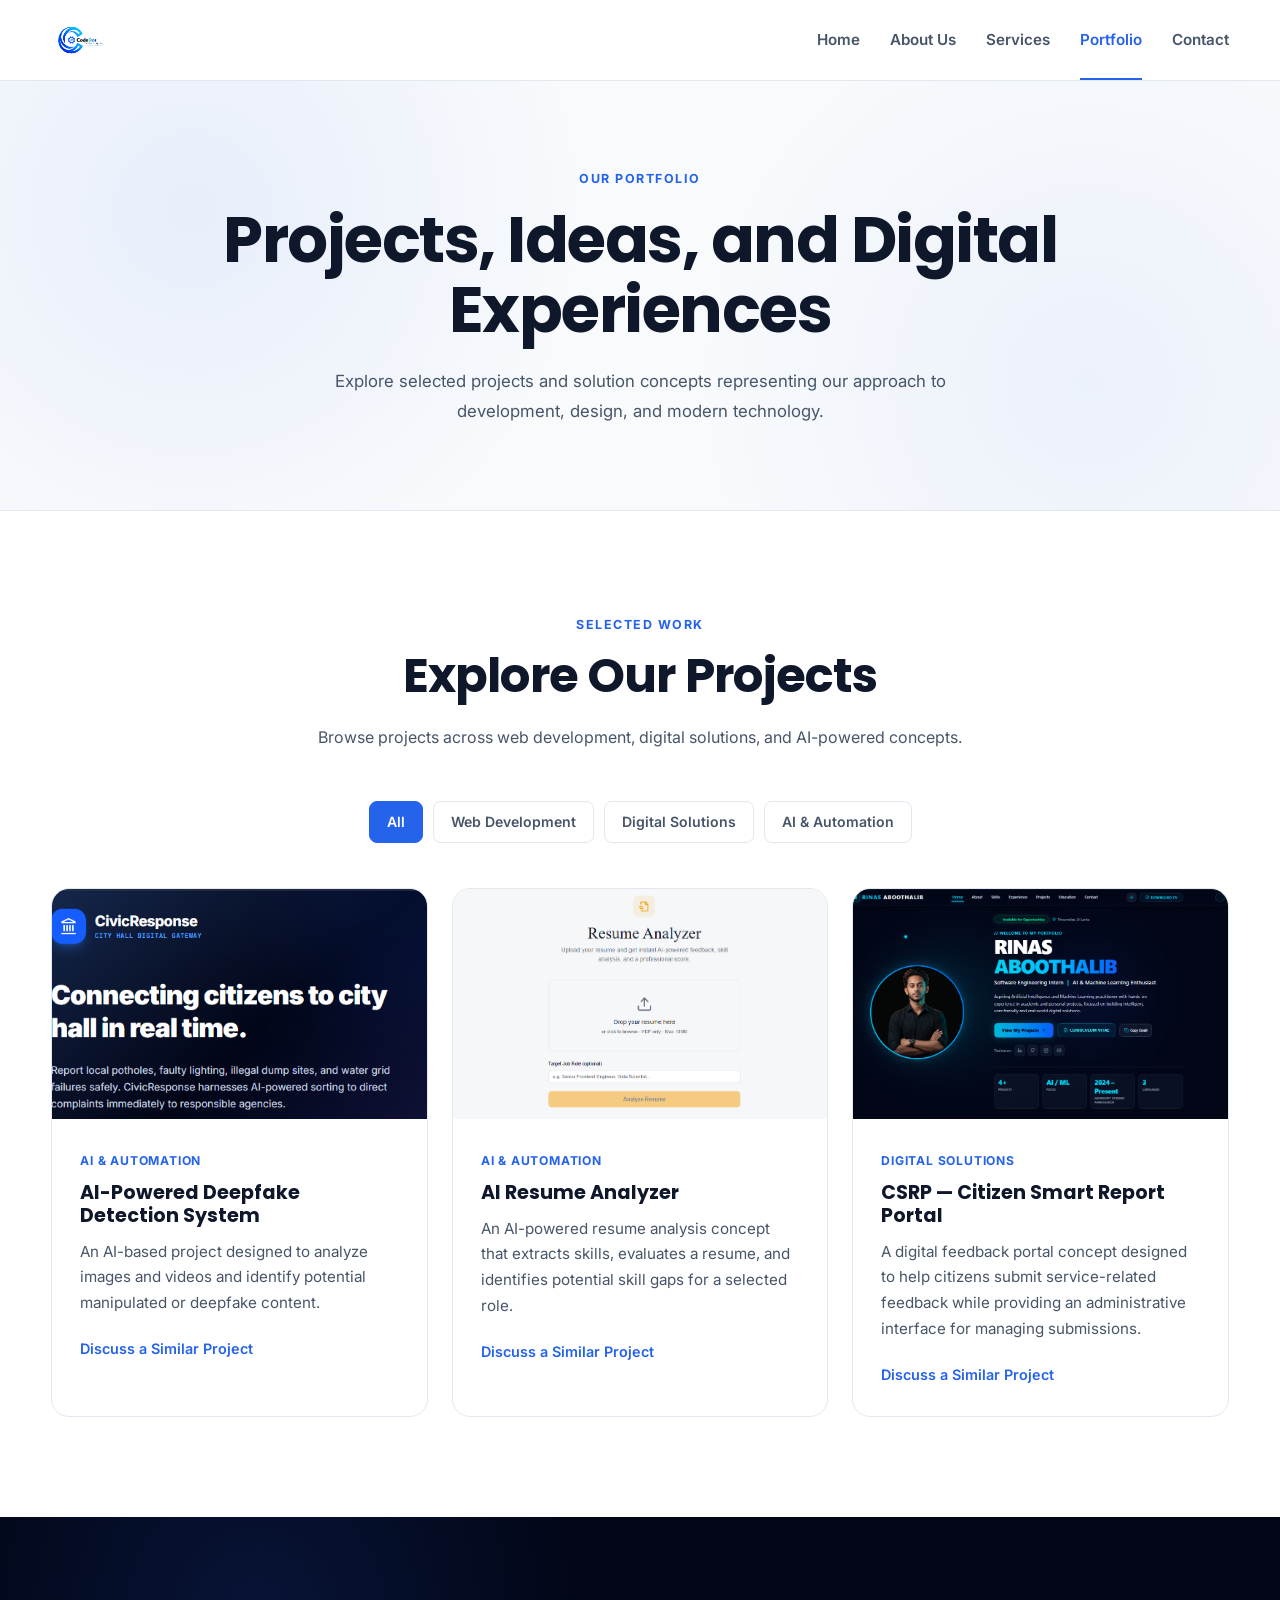
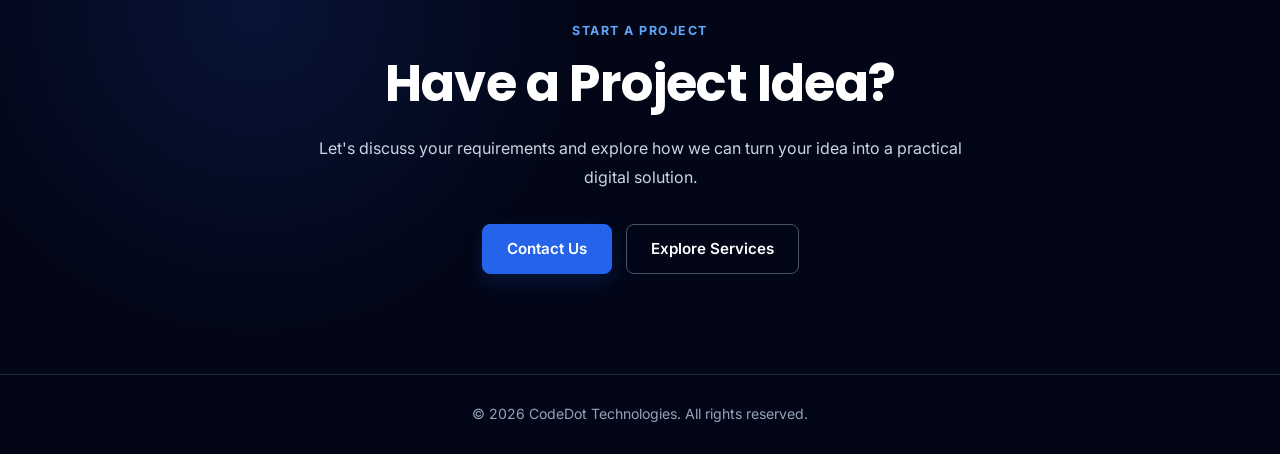
<file: portfolio.html>
<!DOCTYPE html>
<html lang="en">

<head>

    <meta charset="UTF-8">

    <meta
        name="viewport"
        content="width=device-width, initial-scale=1.0"
    >

    <title>Portfolio | CodeDot Technologies</title>

    <meta
        name="description"
        content="Explore projects and digital solution concepts from CodeDot Technologies."
    >

    <!-- Google Fonts -->
    <link rel="preconnect" href="https://fonts.googleapis.com">

    <link
        rel="preconnect"
        href="https://fonts.gstatic.com"
        crossorigin
    >

    <link
        href="https://fonts.googleapis.com/css2?family=Inter:wght@400;500;600;700&family=Poppins:wght@500;600;700;800&display=swap"
        rel="stylesheet"
    >

    <!-- Main CSS -->
    <link rel="stylesheet" href="css/style.css">

    <!-- Main JavaScript -->
    <script src="js/script.js" defer></script>

</head>

<body>

    <!-- =========================
         HEADER
    ========================== -->
    <header>

        <nav>

            <!-- Company Logo -->
            <a
                href="index.html"
                class="logo"
                aria-label="CodeDot Technologies Home"
            >
                <img
                    src="images/logo.jpg"
                    alt="CodeDot Technologies logo"
                >
            </a>

            <!-- Navigation Links -->
            <ul class="nav-links">

                <li>
                    <a href="index.html">
                        Home
                    </a>
                </li>

                <li>
                    <a href="about.html">
                        About Us
                    </a>
                </li>

                <li>
                    <a href="services.html">
                        Services
                    </a>
                </li>

                <li>
                    <a href="portfolio.html">
                        Portfolio
                    </a>
                </li>

                <li>
                    <a href="contact.html">
                        Contact
                    </a>
                </li>

            </ul>

            <!-- Mobile Menu Button -->
            <button
                type="button"
                class="menu-toggle"
                aria-label="Open navigation menu"
                aria-expanded="false"
            >
                ☰
            </button>

        </nav>

    </header>


    <!-- =========================
         MAIN CONTENT
    ========================== -->
    <main>

        <!-- =========================
             PORTFOLIO HERO
        ========================== -->
        <section class="page-hero">

            <div class="page-hero-content">

                <span class="section-label">
                    OUR PORTFOLIO
                </span>

                <h1>
                    Projects, Ideas, and Digital Experiences
                </h1>

                <p>
                    Explore selected projects and solution concepts
                    representing our approach to development, design,
                    and modern technology.
                </p>

            </div>

        </section>


        <!-- =========================
             PORTFOLIO PROJECTS
        ========================== -->
        <section class="portfolio-page">

            <div class="section-heading">

                <span class="section-label">
                    SELECTED WORK
                </span>

                <h2>
                    Explore Our Projects
                </h2>

                <p>
                    Browse projects across web development,
                    digital solutions, and AI-powered concepts.
                </p>

            </div>


            <!-- =========================
                 PORTFOLIO FILTERS
            ========================== -->
            <div class="portfolio-filters">

                <button
                    type="button"
                    class="filter-button active"
                    data-filter="all"
                >
                    All
                </button>

                <button
                    type="button"
                    class="filter-button"
                    data-filter="web-development"
                >
                    Web Development
                </button>

                <button
                    type="button"
                    class="filter-button"
                    data-filter="digital-solutions"
                >
                    Digital Solutions
                </button>

                <button
                    type="button"
                    class="filter-button"
                    data-filter="ai-automation"
                >
                    AI & Automation
                </button>

            </div>


            <!-- =========================
                 PROJECT GRID
            ========================== -->
            <div class="portfolio-grid">


                <!-- =========================
                     PROJECT 1
                     AI DEEPFAKE DETECTION
                ========================== -->
                <article
                    class="project-card"
                    data-category="ai-automation"
                >

                    <div class="project-image">

                        <img
                            src="images/portfolio-1.jpg"
                            alt="AI-powered deepfake detection system project"
                        >

                    </div>

                    <div class="project-content">

                        <span class="project-category">
                            AI & Automation
                        </span>

                        <h3>
                            AI-Powered Deepfake Detection System
                        </h3>

                        <p>
                            An AI-based project designed to analyze
                            images and videos and identify potential
                            manipulated or deepfake content.
                        </p>

                        <a href="contact.html">
                            Discuss a Similar Project
                        </a>

                    </div>

                </article>


                <!-- =========================
                     PROJECT 2
                     AI RESUME ANALYZER
                ========================== -->
                <article
                    class="project-card"
                    data-category="ai-automation"
                >

                    <div class="project-image">

                        <img
                            src="images/portfolio-2.jpg"
                            alt="AI resume analyzer project"
                        >

                    </div>

                    <div class="project-content">

                        <span class="project-category">
                            AI & Automation
                        </span>

                        <h3>
                            AI Resume Analyzer
                        </h3>

                        <p>
                            An AI-powered resume analysis concept
                            that extracts skills, evaluates a resume,
                            and identifies potential skill gaps for
                            a selected role.
                        </p>

                        <a href="contact.html">
                            Discuss a Similar Project
                        </a>

                    </div>

                </article>


                <!-- =========================
                     PROJECT 3
                     CSRP
                ========================== -->
                <article
                    class="project-card"
                    data-category="digital-solutions"
                >

                    <div class="project-image">

                        <img
                            src="images/portfolio-3.jpg"
                            alt="Citizen Smart Report Portal project"
                        >

                    </div>

                    <div class="project-content">

                        <span class="project-category">
                            Digital Solutions
                        </span>

                        <h3>
                            CSRP — Citizen Smart Report Portal
                        </h3>

                        <p>
                            A digital feedback portal concept designed
                            to help citizens submit service-related
                            feedback while providing an administrative
                            interface for managing submissions.
                        </p>

                        <a href="contact.html">
                            Discuss a Similar Project
                        </a>

                    </div>

                </article>


            </div>

        </section>


        <!-- =========================
             FINAL CTA
        ========================== -->
        <section class="final-cta">

            <div class="cta-content">

                <span class="section-label">
                    START A PROJECT
                </span>

                <h2>
                    Have a Project Idea?
                </h2>

                <p>
                    Let's discuss your requirements and explore
                    how we can turn your idea into a practical
                    digital solution.
                </p>

                <div class="cta-buttons">

                    <a
                        href="contact.html"
                        class="btn btn-primary"
                    >
                        Contact Us
                    </a>

                    <a
                        href="services.html"
                        class="btn btn-secondary"
                    >
                        Explore Services
                    </a>

                </div>

            </div>

        </section>

    </main>


    <!-- =========================
         FOOTER
    ========================== -->
    <footer>

        <p>
            &copy; 2026 CodeDot Technologies. All rights reserved.
        </p>

    </footer>


    <!-- Scroll To Top -->
<button
    type="button"
    class="scroll-top"
    aria-label="Scroll to top"
>
    ↑
</button>

</body>

</html>
</file>
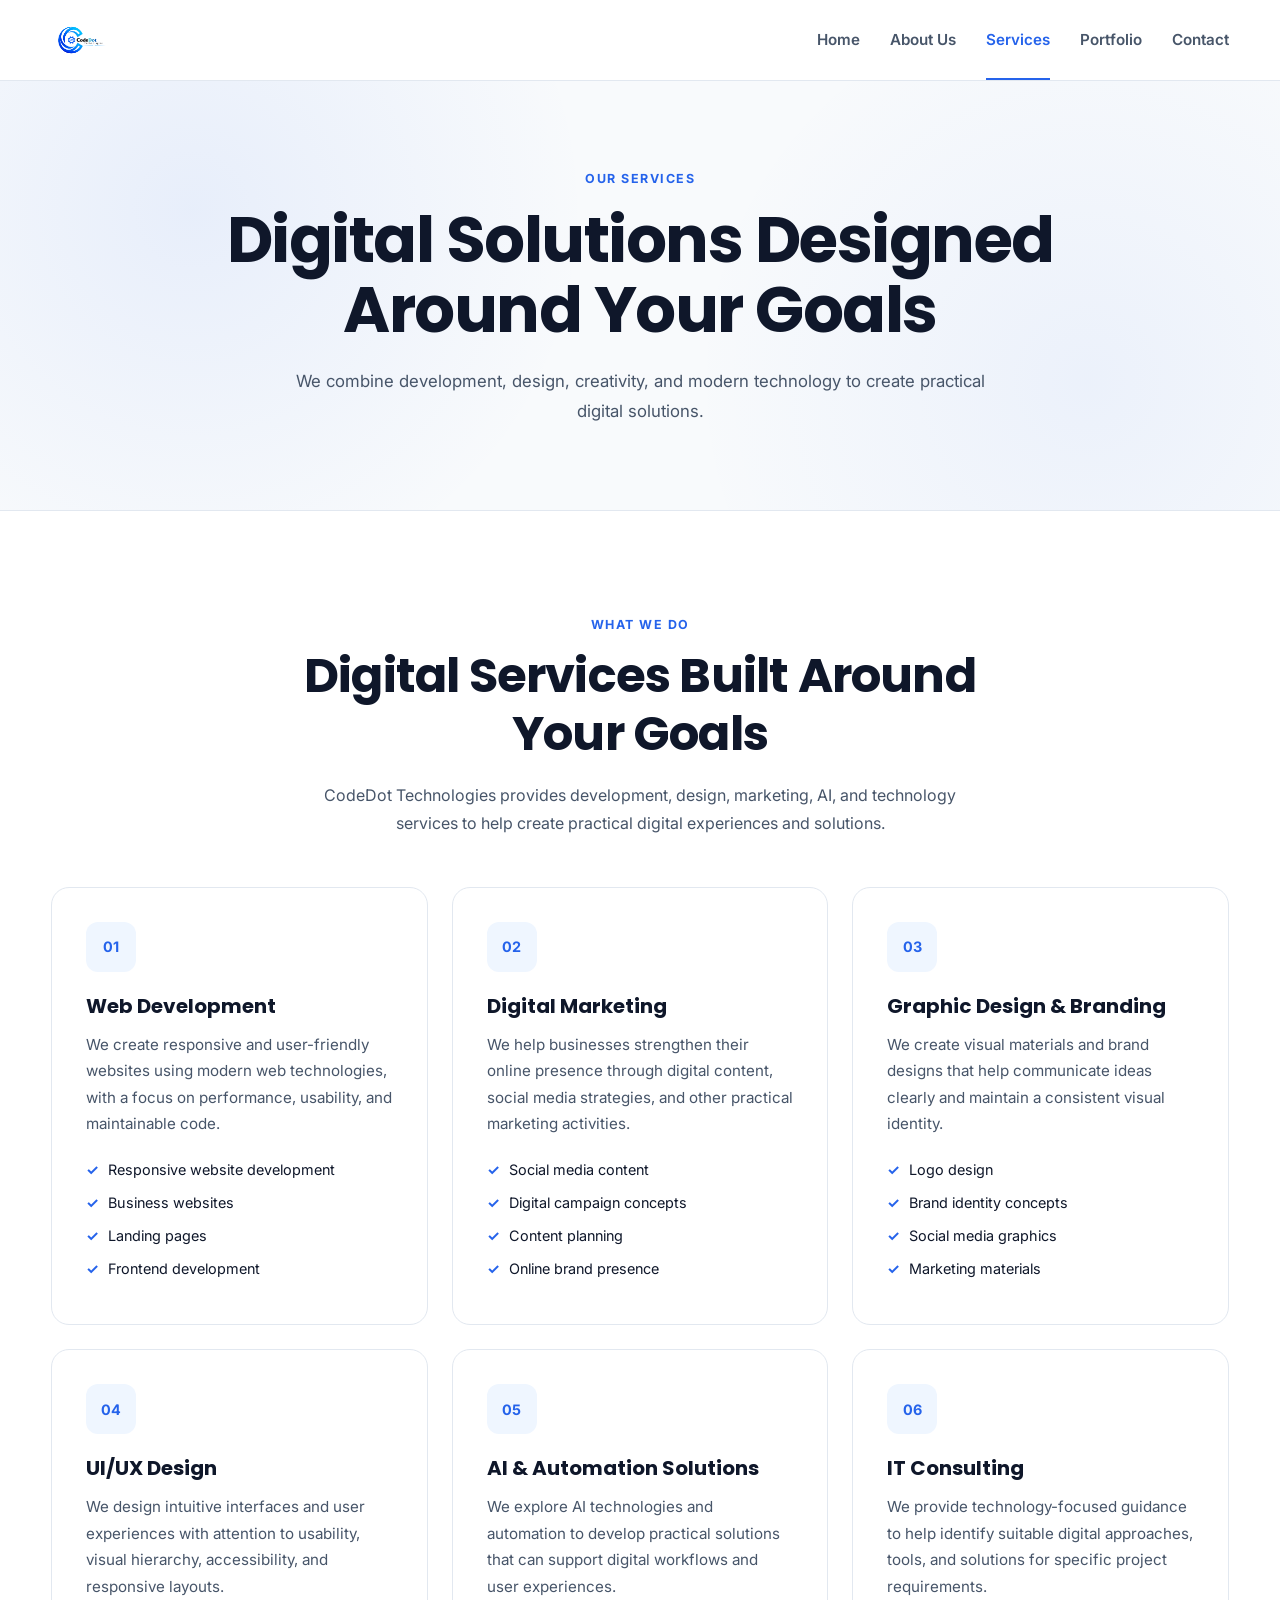
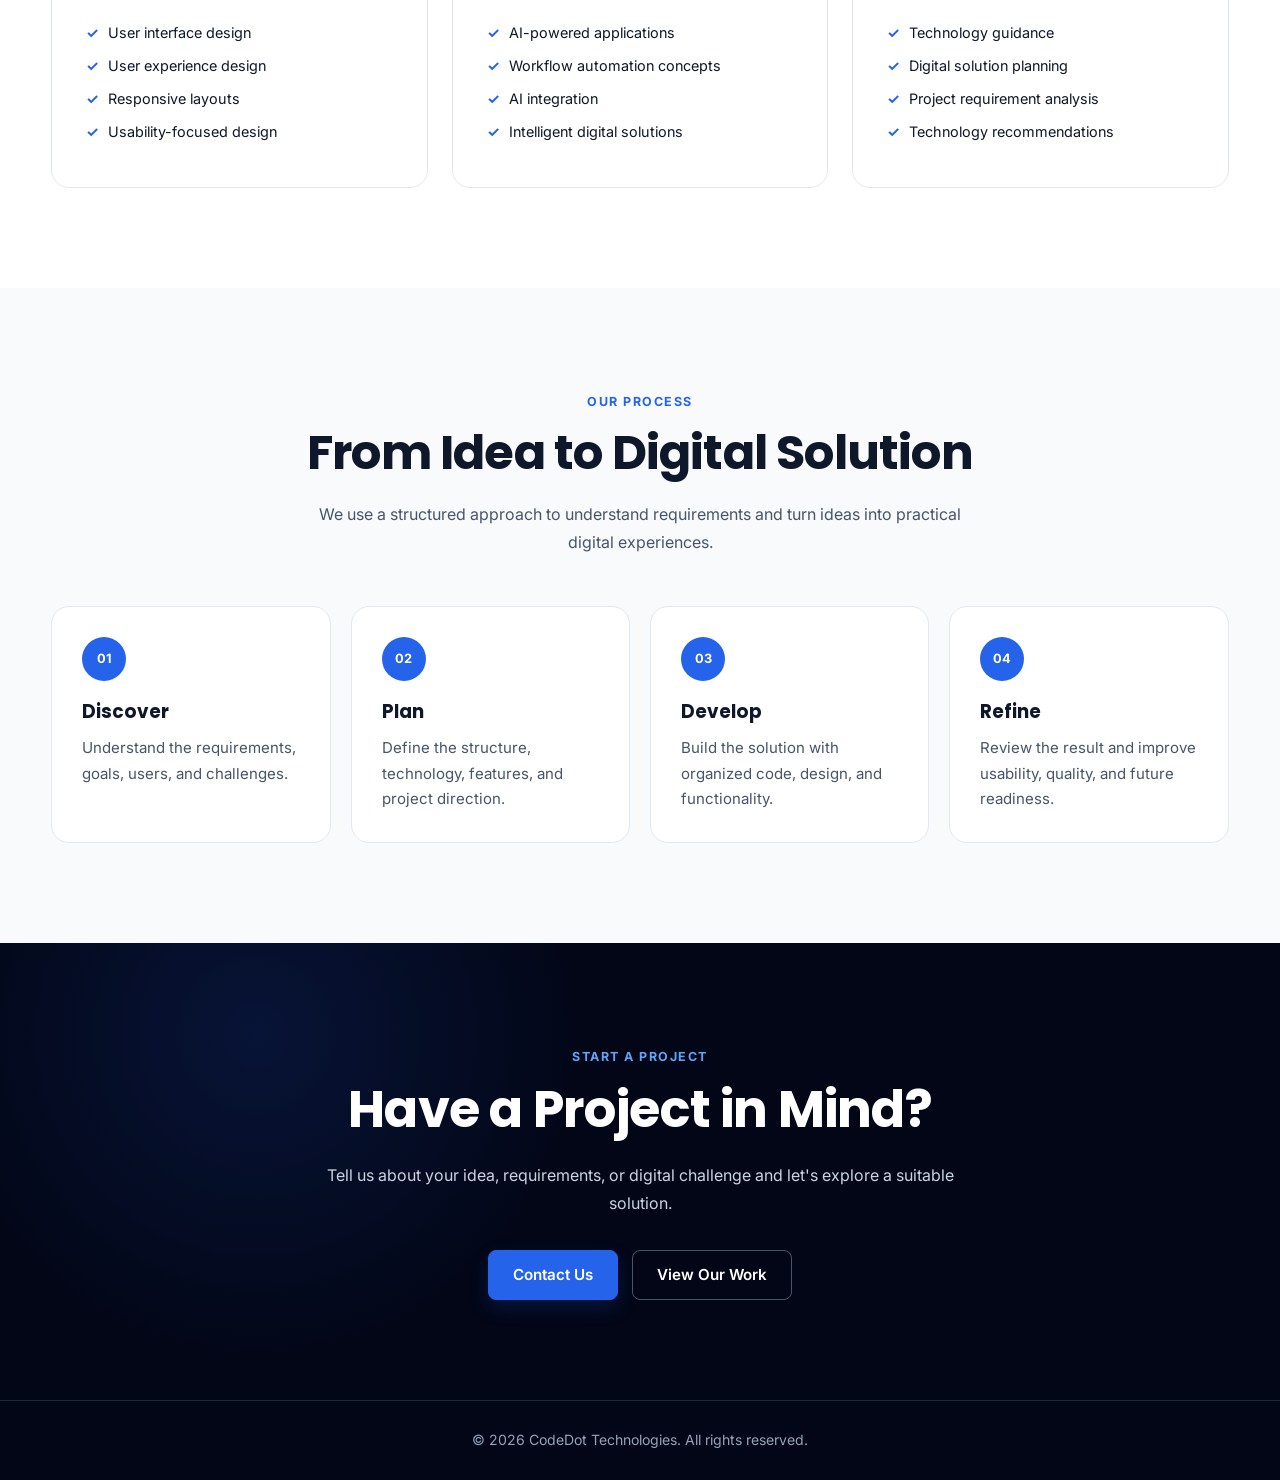
<file: services.html>
<!DOCTYPE html>
<html lang="en">

<head>

    <meta charset="UTF-8">

    <meta
        name="viewport"
        content="width=device-width, initial-scale=1.0"
    >

    <title>Services | CodeDot Technologies</title>

    <meta
        name="description"
        content="Explore the software development, digital marketing, graphic design, UI/UX, AI, automation, and IT consulting services offered by CodeDot Technologies."
    >

    <!-- Google Fonts -->
    <link rel="preconnect" href="https://fonts.googleapis.com">

    <link
        rel="preconnect"
        href="https://fonts.gstatic.com"
        crossorigin
    >

    <link
        href="https://fonts.googleapis.com/css2?family=Inter:wght@400;500;600;700&family=Poppins:wght@500;600;700;800&display=swap"
        rel="stylesheet"
    >

    <!-- Main CSS -->
    <link rel="stylesheet" href="css/style.css">

    <!-- Main JavaScript -->
    <script src="js/script.js" defer></script>

</head>

<body>

    <!-- =========================
         HEADER
    ========================== -->
    <header>

        <nav>

            <!-- Company Logo -->
            <a
                href="index.html"
                class="logo"
                aria-label="CodeDot Technologies Home"
            >
                <img
                    src="images/logo.jpg"
                    alt="CodeDot Technologies logo"
                >
            </a>

            <!-- Navigation Links -->
            <ul class="nav-links">

                <li>
                    <a href="index.html">
                        Home
                    </a>
                </li>

                <li>
                    <a href="about.html">
                        About Us
                    </a>
                </li>

                <li>
                    <a href="services.html">
                        Services
                    </a>
                </li>

                <li>
                    <a href="portfolio.html">
                        Portfolio
                    </a>
                </li>

                <li>
                    <a href="contact.html">
                        Contact
                    </a>
                </li>

            </ul>

            <!-- Mobile Menu Button -->
            <button
                type="button"
                class="menu-toggle"
                aria-label="Open navigation menu"
                aria-expanded="false"
            >
                ☰
            </button>

        </nav>

    </header>


    <!-- =========================
         MAIN CONTENT
    ========================== -->
    <main>

        <!-- =========================
             SERVICES HERO
        ========================== -->
        <section class="page-hero">

            <div class="page-hero-content">

                <span class="section-label">
                    OUR SERVICES
                </span>

                <h1>
                    Digital Solutions Designed Around Your Goals
                </h1>

                <p>
                    We combine development, design, creativity,
                    and modern technology to create practical
                    digital solutions.
                </p>

            </div>

        </section>


        <!-- =========================
             SERVICES
        ========================== -->
        <section class="services-page">

            <div class="section-heading">

                <span class="section-label">
                    WHAT WE DO
                </span>

                <h2>
                    Digital Services Built Around Your Goals
                </h2>

                <p>
                    CodeDot Technologies provides development, design,
                    marketing, AI, and technology services to help create
                    practical digital experiences and solutions.
                </p>

            </div>


            <div class="services-page-grid">


                <!-- =========================
                     SERVICE 01
                ========================== -->
                <article class="service-detail-card">

                    <div class="service-number">
                        01
                    </div>

                    <h3>
                        Web Development
                    </h3>

                    <p>
                        We create responsive and user-friendly websites
                        using modern web technologies, with a focus on
                        performance, usability, and maintainable code.
                    </p>

                    <ul>
                        <li>Responsive website development</li>
                        <li>Business websites</li>
                        <li>Landing pages</li>
                        <li>Frontend development</li>
                    </ul>

                </article>


                <!-- =========================
                     SERVICE 02
                ========================== -->
                <article class="service-detail-card">

                    <div class="service-number">
                        02
                    </div>

                    <h3>
                        Digital Marketing
                    </h3>

                    <p>
                        We help businesses strengthen their online presence
                        through digital content, social media strategies,
                        and other practical marketing activities.
                    </p>

                    <ul>
                        <li>Social media content</li>
                        <li>Digital campaign concepts</li>
                        <li>Content planning</li>
                        <li>Online brand presence</li>
                    </ul>

                </article>


                <!-- =========================
                     SERVICE 03
                ========================== -->
                <article class="service-detail-card">

                    <div class="service-number">
                        03
                    </div>

                    <h3>
                        Graphic Design &amp; Branding
                    </h3>

                    <p>
                        We create visual materials and brand designs that
                        help communicate ideas clearly and maintain a
                        consistent visual identity.
                    </p>

                    <ul>
                        <li>Logo design</li>
                        <li>Brand identity concepts</li>
                        <li>Social media graphics</li>
                        <li>Marketing materials</li>
                    </ul>

                </article>


                <!-- =========================
                     SERVICE 04
                ========================== -->
                <article class="service-detail-card">

                    <div class="service-number">
                        04
                    </div>

                    <h3>
                        UI/UX Design
                    </h3>

                    <p>
                        We design intuitive interfaces and user experiences
                        with attention to usability, visual hierarchy,
                        accessibility, and responsive layouts.
                    </p>

                    <ul>
                        <li>User interface design</li>
                        <li>User experience design</li>
                        <li>Responsive layouts</li>
                        <li>Usability-focused design</li>
                    </ul>

                </article>


                <!-- =========================
                     SERVICE 05
                ========================== -->
                <article class="service-detail-card">

                    <div class="service-number">
                        05
                    </div>

                    <h3>
                        AI &amp; Automation Solutions
                    </h3>

                    <p>
                        We explore AI technologies and automation to develop
                        practical solutions that can support digital workflows
                        and user experiences.
                    </p>

                    <ul>
                        <li>AI-powered applications</li>
                        <li>Workflow automation concepts</li>
                        <li>AI integration</li>
                        <li>Intelligent digital solutions</li>
                    </ul>

                </article>


                <!-- =========================
                     SERVICE 06
                ========================== -->
                <article class="service-detail-card">

                    <div class="service-number">
                        06
                    </div>

                    <h3>
                        IT Consulting
                    </h3>

                    <p>
                        We provide technology-focused guidance to help identify
                        suitable digital approaches, tools, and solutions for
                        specific project requirements.
                    </p>

                    <ul>
                        <li>Technology guidance</li>
                        <li>Digital solution planning</li>
                        <li>Project requirement analysis</li>
                        <li>Technology recommendations</li>
                    </ul>

                </article>

            </div>

        </section>


        <!-- =========================
             PROCESS
        ========================== -->
        <section class="service-process">

            <div class="section-heading">

                <span class="section-label">
                    OUR PROCESS
                </span>

                <h2>
                    From Idea to Digital Solution
                </h2>

                <p>
                    We use a structured approach to understand
                    requirements and turn ideas into practical
                    digital experiences.
                </p>

            </div>


            <div class="process-grid">


                <!-- Discover -->
                <article class="process-card">

                    <span class="process-number">
                        01
                    </span>

                    <h3>
                        Discover
                    </h3>

                    <p>
                        Understand the requirements, goals, users,
                        and challenges.
                    </p>

                </article>


                <!-- Plan -->
                <article class="process-card">

                    <span class="process-number">
                        02
                    </span>

                    <h3>
                        Plan
                    </h3>

                    <p>
                        Define the structure, technology, features,
                        and project direction.
                    </p>

                </article>


                <!-- Develop -->
                <article class="process-card">

                    <span class="process-number">
                        03
                    </span>

                    <h3>
                        Develop
                    </h3>

                    <p>
                        Build the solution with organized code,
                        design, and functionality.
                    </p>

                </article>


                <!-- Refine -->
                <article class="process-card">

                    <span class="process-number">
                        04
                    </span>

                    <h3>
                        Refine
                    </h3>

                    <p>
                        Review the result and improve usability,
                        quality, and future readiness.
                    </p>

                </article>

            </div>

        </section>


        <!-- =========================
             FINAL CTA
        ========================== -->
        <section class="final-cta">

            <div class="cta-content">

                <span class="section-label">
                    START A PROJECT
                </span>

                <h2>
                    Have a Project in Mind?
                </h2>

                <p>
                    Tell us about your idea, requirements, or
                    digital challenge and let's explore a suitable
                    solution.
                </p>

                <div class="cta-buttons">

                    <a
                        href="contact.html"
                        class="btn btn-primary"
                    >
                        Contact Us
                    </a>

                    <a
                        href="portfolio.html"
                        class="btn btn-secondary"
                    >
                        View Our Work
                    </a>

                </div>

            </div>

        </section>

    </main>


    <!-- =========================
         FOOTER
    ========================== -->
    <footer>

        <p>
            &copy; 2026 CodeDot Technologies. All rights reserved.
        </p>

    </footer>


    <!-- Scroll To Top -->
<button
    type="button"
    class="scroll-top"
    aria-label="Scroll to top"
>
    ↑
</button>

</body>

</html>
</file>
<file: css/style.css>
/* =========================================================
   CODEDOT TECHNOLOGIES
   MAIN WEBSITE STYLESHEET
   ========================================================= */


/* =========================================================
   01. CSS RESET
   ========================================================= */

*,
*::before,
*::after {
    margin: 0;
    padding: 0;
    box-sizing: border-box;
}


html {
    scroll-behavior: smooth;
}


body {
    width: 100%;
    min-height: 100vh;

    overflow-x: hidden;

    font-family: "Inter", sans-serif;
    font-size: 16px;
    line-height: 1.6;

    color: #475569;
    background-color: #ffffff;

    -webkit-font-smoothing: antialiased;
}


img {
    display: block;
    max-width: 100%;
}


button,
input,
textarea,
select {
    font: inherit;
}


button {
    cursor: pointer;
}


a {
    color: inherit;
    text-decoration: none;
}


ul,
ol {
    margin: 0;
    padding: 0;
}


h1,
h2,
h3,
h4,
h5,
h6 {
    margin: 0;

    font-family: "Poppins", sans-serif;

    color: #0f172a;

    line-height: 1.2;
}


/* =========================================================
   02. ROOT VARIABLES
   ========================================================= */

:root {

    --primary: #2563eb;
    --primary-dark: #1d4ed8;
    --primary-light: #eff6ff;

    --heading: #0f172a;
    --text: #475569;
    --light-text: #64748b;

    --white: #ffffff;

    --background: #ffffff;
    --section: #f8fafc;

    --border: #e2e8f0;

    --dark: #020617;
    --dark-secondary: #0f172a;

    --success: #16a34a;

    --container: 1200px;

    --radius-sm: 8px;
    --radius-md: 12px;
    --radius-lg: 18px;
    --radius-xl: 24px;

    --shadow-sm:
        0 4px 15px rgba(15, 23, 42, 0.05);

    --shadow-md:
        0 12px 30px rgba(15, 23, 42, 0.08);

    --shadow-lg:
        0 25px 60px rgba(15, 23, 42, 0.12);

    --transition:
        all 0.3s ease;
}


/* =========================================================
   03. GLOBAL CONTAINER
   ========================================================= */

.container {
    width: min(92%, var(--container));

    margin-left: auto;
    margin-right: auto;
}


/* =========================================================
   04. HEADER
   ========================================================= */

header {
    position: sticky;

    top: 0;

    z-index: 1000;

    width: 100%;

    background-color: rgba(255, 255, 255, 0.96);

    border-bottom: 1px solid var(--border);

    backdrop-filter: blur(12px);
}


/* =========================================================
   05. NAVIGATION
   ========================================================= */

nav {
    width: min(92%, var(--container));

    min-height: 80px;

    margin: 0 auto;

    display: flex;

    align-items: center;

    justify-content: space-between;

    gap: 30px;
}


/* =========================================================
   06. LOGO
   ========================================================= */

.logo {
    display: flex;

    align-items: center;

    justify-content: flex-start;

    width: 180px;
    height: 70px;

    flex-shrink: 0;
}


.logo img {
    display: block;

    width: 170px;
    height: 60px;

    object-fit: contain;

    object-position: left center;
}


/*
   Text logo fallback
   Used if a page contains:
   <a class="logo">CodeDot Technologies</a>
*/

a.logo:not(:has(img)) {
    width: auto;
    height: auto;

    color: var(--heading);

    font-family: "Poppins", sans-serif;

    font-size: 1.15rem;

    font-weight: 700;
}


/* =========================================================
   07. NAVIGATION LINKS
   ========================================================= */

.nav-links {
    display: flex;

    align-items: center;

    justify-content: flex-end;

    gap: 30px;

    margin: 0;
    padding: 0;

    list-style: none;
}


.nav-links li {
    display: flex;

    align-items: center;
}


.nav-links a {
    position: relative;

    display: inline-flex;

    align-items: center;

    min-height: 80px;

    color: var(--text);

    font-size: 0.95rem;

    font-weight: 600;

    transition: color 0.25s ease;
}


.nav-links a::after {
    content: "";

    position: absolute;

    left: 0;
    right: 0;
    bottom: 0;

    height: 2px;

    background-color: var(--primary);

    transform: scaleX(0);

    transform-origin: center;

    transition: transform 0.25s ease;
}


.nav-links a:hover,
.nav-links a.active {
    color: var(--primary);
}


.nav-links a:hover::after,
.nav-links a.active::after {
    transform: scaleX(1);
}


/* =========================================================
   08. MOBILE MENU BUTTON
   ========================================================= */

.menu-toggle {
    display: none;

    width: 44px;
    height: 44px;

    border: 1px solid var(--border);

    border-radius: var(--radius-sm);

    background-color: var(--white);

    color: var(--heading);

    font-size: 1.5rem;

    line-height: 1;

    transition: var(--transition);
}


.menu-toggle:hover {
    border-color: var(--primary);

    color: var(--primary);

    background-color: var(--primary-light);
}


/* =========================================================
   09. GLOBAL SECTION LABEL
   ========================================================= */

.section-label {
    display: inline-block;

    margin-bottom: 14px;

    color: var(--primary);

    font-size: 0.78rem;

    font-weight: 700;

    letter-spacing: 1.5px;

    line-height: 1.4;

    text-transform: uppercase;
}


/* =========================================================
   10. SECTION HEADING
   ========================================================= */

.section-heading {
    width: min(92%, 760px);

    margin: 0 auto 50px;

    text-align: center;
}


.section-heading h2 {
    margin-bottom: 18px;

    color: var(--heading);

    font-size: clamp(2rem, 4vw, 3rem);

    font-weight: 700;

    letter-spacing: -0.8px;
}


.section-heading p {
    max-width: 680px;

    margin: 0 auto;

    color: var(--text);

    font-size: 1rem;

    line-height: 1.75;
}


/* =========================================================
   11. BUTTONS
   ========================================================= */

.btn {
    display: inline-flex;

    align-items: center;

    justify-content: center;

    min-height: 50px;

    padding: 0 24px;

    border: 1px solid transparent;

    border-radius: var(--radius-sm);

    font-size: 0.95rem;

    font-weight: 600;

    white-space: nowrap;

    transition:
        transform 0.3s ease,
        background-color 0.3s ease,
        color 0.3s ease,
        border-color 0.3s ease,
        box-shadow 0.3s ease;
}


.btn-primary {
    background-color: var(--primary);

    color: var(--white);

    border-color: var(--primary);

    box-shadow:
        0 8px 20px rgba(37, 99, 235, 0.18);
}


.btn-primary:hover {
    background-color: var(--primary-dark);

    border-color: var(--primary-dark);

    transform: translateY(-2px);

    box-shadow:
        0 12px 25px rgba(37, 99, 235, 0.25);
}


.btn-secondary {
    background-color: var(--white);

    color: var(--heading);

    border-color: var(--border);
}


.btn-secondary:hover {
    color: var(--primary);

    border-color: var(--primary);

    transform: translateY(-2px);
}


/* =========================================================
   12. HOMEPAGE HERO
   ========================================================= */

.hero {
    width: min(92%, var(--container));

    min-height: calc(100vh - 80px);

    margin: 0 auto;

    display: grid;

    grid-template-columns: minmax(0, 1fr) minmax(0, 1fr);

    align-items: center;

    gap: 70px;

    padding: 70px 0;
}


/* =========================================================
   13. HERO CONTENT
   ========================================================= */

.hero-content {
    width: 100%;

    max-width: 590px;

    display: flex;

    flex-direction: column;

    justify-content: center;
}


.hero-label {
    display: inline-block;

    margin-bottom: 18px;

    color: var(--primary);

    font-size: 0.82rem;

    font-weight: 700;

    letter-spacing: 1.5px;

    line-height: 1.4;
}


.hero h1 {
    margin-bottom: 22px;

    color: var(--heading);

    font-size: clamp(3rem, 5vw, 4.8rem);

    font-weight: 700;

    line-height: 1.05;

    letter-spacing: -2px;
}


.hero-content > p {
    max-width: 540px;

    margin-bottom: 30px;

    color: var(--text);

    font-size: 1.05rem;

    line-height: 1.75;
}


/* =========================================================
   14. HERO BUTTONS
   ========================================================= */

.hero-buttons {
    display: flex;

    align-items: center;

    gap: 14px;

    flex-wrap: wrap;
}


/* =========================================================
   15. HERO IMAGE
   ========================================================= */

.hero-image {
    width: 100%;

    max-width: 560px;

    margin-left: auto;

    overflow: hidden;

    border-radius: var(--radius-xl);

    box-shadow: var(--shadow-lg);

    background-color: var(--section);
}


.hero-image img {
    display: block;

    width: 100%;

    height: 500px;

    object-fit: cover;

    border-radius: var(--radius-xl);

    transition: transform 0.5s ease;
}


.hero-image:hover img {
    transform: scale(1.025);
}


/* =========================================================
   16. SERVICES PREVIEW - HOME
   ========================================================= */

.services-preview {
    padding: 100px 0;

    background-color: var(--section);
}


.services-grid {
    width: min(92%, var(--container));

    margin: 0 auto;

    display: grid;

    grid-template-columns: repeat(3, minmax(0, 1fr));

    gap: 24px;
}


/* =========================================================
   17. SERVICE CARD
   ========================================================= */

.service-card {
    min-width: 0;

    padding: 32px;

    background-color: var(--white);

    border: 1px solid var(--border);

    border-radius: var(--radius-lg);

    transition:
        transform 0.3s ease,
        box-shadow 0.3s ease,
        border-color 0.3s ease;
}


.service-card:hover {
    transform: translateY(-6px);

    border-color: rgba(37, 99, 235, 0.3);

    box-shadow: var(--shadow-md);
}


.service-card h3 {
    margin-bottom: 14px;

    color: var(--heading);

    font-size: 1.2rem;
}


.service-card p {
    margin-bottom: 20px;

    color: var(--text);

    font-size: 0.95rem;

    line-height: 1.7;
}


.service-card a {
    color: var(--primary);

    font-size: 0.9rem;

    font-weight: 600;

    transition: color 0.25s ease;
}


.service-card a:hover {
    color: var(--primary-dark);
}


/* =========================================================
   18. ABOUT PREVIEW - HOME
   ========================================================= */

.about-preview {
    width: min(92%, var(--container));

    margin: 0 auto;

    padding: 100px 0;

    display: grid;

    grid-template-columns: minmax(0, 0.9fr) minmax(0, 1.1fr);

    align-items: center;

    gap: 80px;
}


.about-image {
    width: 100%;

    overflow: hidden;

    border-radius: var(--radius-xl);

    box-shadow: var(--shadow-md);
}


.about-image img {
    width: 100%;

    height: 520px;

    object-fit: cover;

    border-radius: var(--radius-xl);

    transition: transform 0.5s ease;
}


.about-image:hover img {
    transform: scale(1.025);
}


.about-content {
    width: 100%;

    max-width: 600px;
}


.about-content h2 {
    margin-bottom: 22px;

    font-size: clamp(2rem, 4vw, 3rem);

    letter-spacing: -0.8px;
}


.about-content p {
    margin-bottom: 18px;

    color: var(--text);

    line-height: 1.75;
}


.about-points {
    margin: 28px 0;

    list-style: none;
}


.about-points li {
    position: relative;

    margin-bottom: 12px;

    padding-left: 28px;

    color: var(--heading);

    font-weight: 500;
}


.about-points li::before {
    content: "✓";

    position: absolute;

    left: 0;
    top: 0;

    color: var(--primary);

    font-weight: 700;
}


/* =========================================================
   19. WHY CHOOSE US
   ========================================================= */

.why-choose-us {
    padding: 100px 0;

    background-color: var(--section);
}


.features-grid {
    width: min(92%, var(--container));

    margin: 0 auto;

    display: grid;

    grid-template-columns: repeat(3, minmax(0, 1fr));

    gap: 24px;
}


.feature-card {
    min-width: 0;

    padding: 32px;

    background-color: var(--white);

    border: 1px solid var(--border);

    border-radius: var(--radius-lg);

    transition:
        transform 0.3s ease,
        box-shadow 0.3s ease,
        border-color 0.3s ease;
}


.feature-card:hover {
    transform: translateY(-6px);

    border-color: rgba(37, 99, 235, 0.3);

    box-shadow: var(--shadow-md);
}


.feature-icon {
    width: 48px;
    height: 48px;

    margin-bottom: 20px;

    display: flex;

    align-items: center;

    justify-content: center;

    border-radius: var(--radius-md);

    background-color: var(--primary-light);

    color: var(--primary);

    font-size: 1.15rem;

    font-weight: 700;
}


.feature-card h3 {
    margin-bottom: 12px;

    font-size: 1.15rem;
}


.feature-card p {
    color: var(--text);

    font-size: 0.95rem;

    line-height: 1.7;
}


/* =========================================================
   20. PORTFOLIO PREVIEW
   ========================================================= */

.portfolio-preview {
    padding: 100px 0;
}


.portfolio-grid {
    width: min(92%, var(--container));

    margin: 0 auto;

    display: grid;

    grid-template-columns: repeat(3, minmax(0, 1fr));

    gap: 24px;
}


/* =========================================================
   21. PROJECT CARD
   ========================================================= */

.project-card {
    min-width: 0;

    overflow: hidden;

    background-color: var(--white);

    border: 1px solid var(--border);

    border-radius: var(--radius-lg);

    transition:
        transform 0.3s ease,
        box-shadow 0.3s ease;
}


.project-card:hover {
    transform: translateY(-6px);

    box-shadow: var(--shadow-md);
}


.project-image {
    width: 100%;

    overflow: hidden;

    background-color: var(--section);
}


.project-image img {
    width: 100%;

    height: 230px;

    object-fit: cover;

    transition: transform 0.5s ease;
}


.project-card:hover .project-image img {
    transform: scale(1.04);
}


.project-content {
    padding: 28px;
}


.project-category {
    display: inline-block;

    margin-bottom: 10px;

    color: var(--primary);

    font-size: 0.76rem;

    font-weight: 700;

    letter-spacing: 0.8px;

    text-transform: uppercase;
}


.project-content h3 {
    margin-bottom: 12px;

    font-size: 1.2rem;
}


.project-content p {
    margin-bottom: 20px;

    color: var(--text);

    font-size: 0.95rem;

    line-height: 1.7;
}


.project-content a {
    color: var(--primary);

    font-size: 0.9rem;

    font-weight: 600;
}


.project-content a:hover {
    color: var(--primary-dark);
}


/* =========================================================
   22. PORTFOLIO ACTION
   ========================================================= */

.portfolio-action {
    margin-top: 50px;

    display: flex;

    justify-content: center;
}


/* =========================================================
   23. PAGE HERO
   Used by About / Services / Portfolio / Contact
   ========================================================= */

.page-hero {
    width: 100%;

    min-height: 430px;

    display: flex;

    align-items: center;

    justify-content: center;

    padding: 70px 20px;

    background:
        radial-gradient(
            circle at 15% 30%,
            rgba(37, 99, 235, 0.08),
            transparent 35%
        ),
        radial-gradient(
            circle at 85% 70%,
            rgba(37, 99, 235, 0.06),
            transparent 35%
        ),
        var(--section);

    border-bottom: 1px solid var(--border);

    text-align: center;
}


.page-hero-content {
    width: min(100%, 850px);

    margin: 0 auto;
}


.page-hero .section-label {
    margin-bottom: 18px;
}


.page-hero h1 {
    margin-bottom: 22px;

    color: var(--heading);

    font-size: clamp(2.4rem, 5vw, 4.2rem);

    line-height: 1.08;

    letter-spacing: -1.5px;
}


.page-hero p {
    width: min(100%, 700px);

    margin: 0 auto;

    color: var(--text);

    font-size: 1.05rem;

    line-height: 1.8;
}


/* =========================================================
   24. ABOUT PAGE
   ========================================================= */

.about-introduction {
    width: min(92%, var(--container));

    margin: 0 auto;

    padding: 100px 0;

    display: grid;

    grid-template-columns: minmax(0, 0.9fr) minmax(0, 1.1fr);

    align-items: center;

    gap: 80px;
}


.about-introduction-image {
    width: 100%;

    min-height: 380px;

    display: flex;

    align-items: center;

    justify-content: center;

    padding: 35px;

    background:
        linear-gradient(
            135deg,
            #eff6ff,
            #f8fafc
        );

    border: 1px solid var(--border);

    border-radius: var(--radius-xl);

    box-shadow: var(--shadow-sm);
}


.about-introduction-image .logo {
    width: 100%;

    height: auto;

    justify-content: center;
}


.about-introduction-image .logo img {
    width: min(100%, 360px);

    height: auto;

    max-height: 220px;

    object-fit: contain;
}


.about-introduction-content {
    width: 100%;

    max-width: 620px;
}


.about-introduction-content h2 {
    margin-bottom: 24px;

    font-size: clamp(2rem, 4vw, 3rem);

    letter-spacing: -0.8px;
}


.about-introduction-content p {
    margin-bottom: 18px;

    color: var(--text);

    line-height: 1.8;
}


/* =========================================================
   25. ABOUT APPROACH
   ========================================================= */

.about-approach {
    padding: 100px 0;

    background-color: var(--section);
}


.approach-grid {
    width: min(92%, var(--container));

    margin: 0 auto;

    display: grid;

    grid-template-columns: repeat(4, minmax(0, 1fr));

    gap: 20px;
}


.approach-card {
    min-width: 0;

    padding: 30px;

    background-color: var(--white);

    border: 1px solid var(--border);

    border-radius: var(--radius-lg);

    transition:
        transform 0.3s ease,
        box-shadow 0.3s ease;
}


.approach-card:hover {
    transform: translateY(-5px);

    box-shadow: var(--shadow-md);
}


.approach-card .feature-icon {
    margin-bottom: 20px;
}


.approach-card h3 {
    margin-bottom: 12px;

    font-size: 1.15rem;
}


.approach-card p {
    color: var(--text);

    font-size: 0.94rem;

    line-height: 1.7;
}


/* =========================================================
   26. MISSION SECTION
   ========================================================= */

.mission-section {
    padding: 100px 20px;

    background-color: var(--white);

    text-align: center;
}


.mission-content {
    width: min(100%, 800px);

    margin: 0 auto;
}


.mission-content h2 {
    margin-bottom: 20px;

    font-size: clamp(2rem, 4vw, 3rem);
}


.mission-content p {
    color: var(--text);

    font-size: 1.05rem;

    line-height: 1.8;
}


/* =========================================================
   27. SERVICES PAGE
   ========================================================= */

.services-page {
    padding: 100px 0;

    background-color: var(--white);
}


.services-page-grid {
    width: min(92%, var(--container));

    margin: 0 auto;

    display: grid;

    grid-template-columns: repeat(3, minmax(0, 1fr));

    gap: 24px;
}


.service-detail-card {
    min-width: 0;

    padding: 34px;

    background-color: var(--white);

    border: 1px solid var(--border);

    border-radius: var(--radius-lg);

    transition:
        transform 0.3s ease,
        box-shadow 0.3s ease,
        border-color 0.3s ease;
}


.service-detail-card:hover {
    transform: translateY(-6px);

    border-color: rgba(37, 99, 235, 0.3);

    box-shadow: var(--shadow-md);
}


.service-number {
    width: 50px;
    height: 50px;

    margin-bottom: 22px;

    display: flex;

    align-items: center;

    justify-content: center;

    border-radius: var(--radius-md);

    background-color: var(--primary-light);

    color: var(--primary);

    font-size: 0.9rem;

    font-weight: 700;
}


.service-detail-card h3 {
    margin-bottom: 14px;

    font-size: 1.25rem;
}


.service-detail-card p {
    margin-bottom: 20px;

    color: var(--text);

    font-size: 0.95rem;

    line-height: 1.75;
}


.service-detail-card ul {
    list-style: none;
}


.service-detail-card li {
    position: relative;

    margin-bottom: 10px;

    padding-left: 22px;

    color: var(--heading);

    font-size: 0.9rem;
}


.service-detail-card li::before {
    content: "✓";

    position: absolute;

    left: 0;
    top: 0;

    color: var(--primary);

    font-weight: 700;
}


/* =========================================================
   28. SERVICES PROCESS
   ========================================================= */

.service-process {
    padding: 100px 0;

    background-color: var(--section);
}


.process-grid {
    width: min(92%, var(--container));

    margin: 0 auto;

    display: grid;

    grid-template-columns: repeat(4, minmax(0, 1fr));

    gap: 20px;
}


.process-card {
    padding: 30px;

    background-color: var(--white);

    border: 1px solid var(--border);

    border-radius: var(--radius-lg);
}


.process-number {
    display: inline-flex;

    align-items: center;

    justify-content: center;

    width: 44px;
    height: 44px;

    margin-bottom: 20px;

    border-radius: 50%;

    background-color: var(--primary);

    color: var(--white);

    font-size: 0.8rem;

    font-weight: 700;
}


.process-card h3 {
    margin-bottom: 12px;

    font-size: 1.15rem;
}


.process-card p {
    color: var(--text);

    font-size: 0.94rem;

    line-height: 1.7;
}


/* =========================================================
   29. PORTFOLIO PAGE
   ========================================================= */

.portfolio-page {
    padding: 100px 0;

    background-color: var(--white);
}


/* =========================================================
   30. PORTFOLIO FILTERS
   ========================================================= */

.portfolio-filters {
    width: min(92%, var(--container));

    margin: 0 auto 45px;

    display: flex;

    align-items: center;

    justify-content: center;

    gap: 10px;

    flex-wrap: wrap;
}


.filter-button {
    min-height: 42px;

    padding: 0 17px;

    border: 1px solid var(--border);

    border-radius: var(--radius-sm);

    background-color: var(--white);

    color: var(--text);

    font-size: 0.88rem;

    font-weight: 600;

    transition:
        background-color 0.25s ease,
        color 0.25s ease,
        border-color 0.25s ease,
        transform 0.25s ease;
}


.filter-button:hover {
    color: var(--primary);

    border-color: var(--primary);
}


.filter-button.active {
    background-color: var(--primary);

    color: var(--white);

    border-color: var(--primary);
}


/*
   Used by JavaScript when filtering projects
*/

.project-card.hidden {
    display: none;
}


/* =========================================================
   31. CONTACT PAGE
   ========================================================= */

.contact-page {
    padding: 100px 0;

    background-color: var(--white);
}


.contact-grid {
    width: min(92%, var(--container));

    margin: 0 auto;

    display: grid;

    grid-template-columns: minmax(0, 0.9fr) minmax(0, 1.1fr);

    align-items: start;

    gap: 70px;
}


/* =========================================================
   32. CONTACT INFORMATION
   ========================================================= */

.contact-info {
    width: 100%;

    max-width: 550px;
}


.contact-info h2 {
    margin-bottom: 20px;

    font-size: clamp(2rem, 4vw, 2.8rem);

    letter-spacing: -0.8px;
}


.contact-info > p {
    margin-bottom: 35px;

    color: var(--text);

    line-height: 1.8;
}


.contact-item {
    margin-bottom: 24px;

    padding-bottom: 20px;

    border-bottom: 1px solid var(--border);
}


.contact-item:last-child {
    margin-bottom: 0;

    border-bottom: none;
}


.contact-item h3 {
    margin-bottom: 5px;

    font-size: 1rem;
}


.contact-item p {
    color: var(--text);

    font-size: 0.95rem;
}


.contact-item a {
    color: var(--primary);

    font-weight: 500;

    transition: color 0.25s ease;
}


.contact-item a:hover {
    color: var(--primary-dark);
}


/* =========================================================
   33. CONTACT FORM
   ========================================================= */

.contact-form-wrapper {
    width: 100%;

    padding: 36px;

    background-color: var(--section);

    border: 1px solid var(--border);

    border-radius: var(--radius-xl);

    box-shadow: var(--shadow-sm);
}


.contact-form {
    width: 100%;
}


.form-group {
    margin-bottom: 20px;
}


.form-group label {
    display: block;

    margin-bottom: 8px;

    color: var(--heading);

    font-size: 0.9rem;

    font-weight: 600;
}


.form-group input,
.form-group textarea,
.form-group select {
    width: 100%;

    padding: 13px 15px;

    border: 1px solid var(--border);

    border-radius: var(--radius-sm);

    background-color: var(--white);

    color: var(--heading);

    outline: none;

    transition:
        border-color 0.25s ease,
        box-shadow 0.25s ease;
}


.form-group input {
    height: 50px;
}


.form-group textarea {
    min-height: 150px;

    resize: vertical;

    line-height: 1.6;
}


.form-group input:focus,
.form-group textarea:focus,
.form-group select:focus {
    border-color: var(--primary);

    box-shadow:
        0 0 0 3px rgba(37, 99, 235, 0.1);
}


.contact-form button {
    width: 100%;

    min-height: 50px;

    border: none;

    border-radius: var(--radius-sm);

    background-color: var(--primary);

    color: var(--white);

    font-size: 0.95rem;

    font-weight: 600;

    transition:
        background-color 0.25s ease,
        transform 0.25s ease,
        box-shadow 0.25s ease;
}


.contact-form button:hover {
    background-color: var(--primary-dark);

    transform: translateY(-2px);

    box-shadow:
        0 10px 25px rgba(37, 99, 235, 0.2);
}


/* =========================================================
   34. FINAL CTA
   ========================================================= */

.final-cta {
    width: 100%;

    padding: 100px 20px;

    background:
        radial-gradient(
            circle at 20% 20%,
            rgba(37, 99, 235, 0.15),
            transparent 30%
        ),
        var(--dark);

    color: var(--white);

    text-align: center;
}


.cta-content {
    width: min(100%, 800px);

    margin: 0 auto;
}


.final-cta .section-label {
    color: #60a5fa;
}


.final-cta h2 {
    margin-bottom: 20px;

    color: var(--white);

    font-size: clamp(2rem, 4vw, 3.2rem);

    letter-spacing: -0.8px;
}


.final-cta p {
    max-width: 650px;

    margin: 0 auto 32px;

    color: #cbd5e1;

    font-size: 1rem;

    line-height: 1.8;
}


.cta-buttons {
    display: flex;

    align-items: center;

    justify-content: center;

    gap: 14px;

    flex-wrap: wrap;
}


.final-cta .btn-secondary {
    background-color: transparent;

    color: var(--white);

    border-color: #475569;
}


.final-cta .btn-secondary:hover {
    color: var(--white);

    background-color: rgba(255, 255, 255, 0.05);

    border-color: #60a5fa;
}


/* =========================================================
   35. FOOTER
   ========================================================= */

footer {
    width: 100%;

    padding: 28px 20px;

    background-color: #020617;

    color: #94a3b8;

    text-align: center;

    border-top: 1px solid #1e293b;
}


footer p {
    font-size: 0.88rem;

    line-height: 1.6;
}


/* =========================================================
   36. SCROLL TO TOP
   ========================================================= */

.scroll-top {
    position: fixed;

    right: 24px;
    bottom: 24px;

    z-index: 999;

    width: 46px;
    height: 46px;

    display: flex;

    align-items: center;

    justify-content: center;

    border: none;

    border-radius: 50%;

    background-color: var(--primary);

    color: var(--white);

    font-size: 1.2rem;

    opacity: 0;

    visibility: hidden;

    transform: translateY(15px);

    transition:
        opacity 0.3s ease,
        visibility 0.3s ease,
        transform 0.3s ease,
        background-color 0.3s ease;
}


.scroll-top.show {
    opacity: 1;

    visibility: visible;

    transform: translateY(0);
}


.scroll-top:hover {
    background-color: var(--primary-dark);
}


/* =========================================================
   37. ACTIVE NAVIGATION
   ========================================================= */

.nav-links a.active {
    color: var(--primary);
}


/* =========================================================
   38. SCROLL REVEAL
   ========================================================= */

.reveal {
    opacity: 1;

    transform: none;
}


/*
   Keep this disabled until JavaScript animation
   is confirmed working on every page.
*/


/* =========================================================
   39. FOCUS ACCESSIBILITY
   ========================================================= */

a:focus-visible,
button:focus-visible,
input:focus-visible,
textarea:focus-visible,
select:focus-visible {
    outline: 3px solid rgba(37, 99, 235, 0.3);

    outline-offset: 3px;
}


/* =========================================================
   40. TEXT SELECTION
   ========================================================= */

::selection {
    background-color: var(--primary);

    color: var(--white);
}


/* =========================================================
   41. TABLET
   1024px AND BELOW
   ========================================================= */

@media (max-width: 1024px) {

    nav {
        width: 92%;
    }


    .hero {
        width: 92%;

        gap: 45px;

        padding: 60px 0;
    }


    .hero h1 {
        font-size: clamp(2.7rem, 5vw, 3.8rem);
    }


    .hero-image img {
        height: 430px;
    }


    .about-preview,
    .about-introduction {
        width: 92%;

        gap: 50px;

        padding: 80px 0;
    }


    .about-image img {
        height: 450px;
    }


    .about-approach,
    .services-page,
    .service-process,
    .portfolio-page,
    .contact-page {
        padding: 80px 0;
    }


    .services-preview,
    .why-choose-us,
    .portfolio-preview {
        padding: 80px 0;
    }


    .approach-grid {
        grid-template-columns: repeat(2, minmax(0, 1fr));
    }


    .process-grid {
        grid-template-columns: repeat(2, minmax(0, 1fr));
    }


    .contact-grid {
        gap: 45px;
    }


    .final-cta {
        padding: 80px 20px;
    }
}


/* =========================================================
   42. TABLET SMALL
   900px AND BELOW
   ========================================================= */

@media (max-width: 900px) {

    .services-grid,
    .features-grid,
    .portfolio-grid,
    .services-page-grid {
        grid-template-columns: repeat(2, minmax(0, 1fr));
    }


    .about-preview,
    .about-introduction,
    .contact-grid {
        grid-template-columns: 1fr;
    }


    .about-content,
    .about-introduction-content,
    .contact-info {
        max-width: 100%;
    }


    .about-image {
        max-width: 650px;

        margin: 0 auto;
    }


    .about-introduction-image {
        max-width: 650px;

        margin: 0 auto;

        min-height: 320px;
    }


    .contact-info {
        margin: 0 auto;
    }
}


/* =========================================================
   43. MOBILE
   767px AND BELOW
   ========================================================= */

@media (max-width: 767px) {

    /* -----------------------------------------
       NAVIGATION
    ----------------------------------------- */

    nav {
        width: 90%;

        min-height: 70px;

        position: relative;
    }


    .logo {
        width: 145px;

        height: 60px;
    }


    .logo img {
        width: 140px;

        height: 52px;
    }


    .menu-toggle {
        display: flex;

        align-items: center;

        justify-content: center;
    }


    .nav-links {
        display: none;

        position: absolute;

        top: 70px;

        left: 0;
        right: 0;

        width: 100%;

        flex-direction: column;

        align-items: stretch;

        gap: 0;

        padding: 8px 0;

        background-color: var(--white);

        border: 1px solid var(--border);

        border-top: none;

        box-shadow:
            0 15px 30px rgba(15, 23, 42, 0.08);
    }


    .nav-links.active {
        display: flex;
    }


    .nav-links li {
        width: 100%;
    }


    .nav-links a {
        width: 100%;

        min-height: auto;

        padding: 14px 20px;

        font-size: 0.95rem;
    }


    .nav-links a::after {
        display: none;
    }


    .nav-links a:hover {
        background-color: var(--section);
    }


    /* -----------------------------------------
       HERO
    ----------------------------------------- */

    .hero {
        width: 90%;

        min-height: auto;

        grid-template-columns: 1fr;

        gap: 42px;

        padding: 60px 0 70px;
    }


    .hero-content {
        max-width: 100%;
    }


    .hero-label {
        margin-bottom: 15px;

        font-size: 0.74rem;

        letter-spacing: 1.2px;
    }


    .hero h1 {
        margin-bottom: 20px;

        font-size: clamp(2.5rem, 11vw, 3.5rem);

        line-height: 1.07;

        letter-spacing: -1.5px;
    }


    .hero-content > p {
        margin-bottom: 26px;

        font-size: 1rem;

        line-height: 1.7;
    }


    .hero-buttons {
        width: 100%;

        flex-direction: column;

        align-items: stretch;
    }


    .hero-buttons .btn {
        width: 100%;
    }


    .hero-image {
        width: 100%;

        max-width: none;

        margin: 0;
    }


    .hero-image img {
        width: 100%;

        height: 350px;
    }


    /* -----------------------------------------
       GENERAL SECTIONS
    ----------------------------------------- */

    .services-preview,
    .why-choose-us,
    .portfolio-preview,
    .about-approach,
    .services-page,
    .service-process,
    .portfolio-page,
    .contact-page {
        padding: 70px 0;
    }


    .about-preview,
    .about-introduction {
        width: 90%;

        gap: 40px;

        padding: 70px 0;
    }


    /* -----------------------------------------
       SECTION HEADING
    ----------------------------------------- */

    .section-heading {
        width: 90%;

        margin-bottom: 40px;
    }


    .section-heading h2 {
        font-size: clamp(1.9rem, 8vw, 2.5rem);
    }


    /* -----------------------------------------
       SERVICE GRID
    ----------------------------------------- */

    .services-grid,
    .features-grid,
    .portfolio-grid,
    .services-page-grid {
        width: 90%;

        grid-template-columns: 1fr;

        gap: 18px;
    }


    .service-card,
    .feature-card,
    .service-detail-card {
        padding: 28px;
    }


    /* -----------------------------------------
       ABOUT
    ----------------------------------------- */

    .about-image {
        order: 1;
    }


    .about-content {
        order: 2;
    }


    .about-image img {
        height: 350px;
    }


    .about-content h2,
    .about-introduction-content h2 {
        font-size: clamp(1.9rem, 8vw, 2.5rem);
    }


    .about-introduction-image {
        width: 100%;

        min-height: 280px;

        padding: 25px;
    }


    /* -----------------------------------------
       APPROACH
    ----------------------------------------- */

    .approach-grid {
        width: 90%;

        grid-template-columns: 1fr;

        gap: 18px;
    }


    /* -----------------------------------------
       PROCESS
    ----------------------------------------- */

    .process-grid {
        width: 90%;

        grid-template-columns: 1fr;

        gap: 18px;
    }


    /* -----------------------------------------
       PAGE HERO
    ----------------------------------------- */

    .page-hero {
        min-height: 360px;

        padding: 60px 20px;
    }


    .page-hero h1 {
        font-size: clamp(2.2rem, 9vw, 3rem);

        letter-spacing: -1px;
    }


    .page-hero p {
        font-size: 0.98rem;

        line-height: 1.7;
    }


    /* -----------------------------------------
       PORTFOLIO
    ----------------------------------------- */

    .portfolio-filters {
        width: 90%;

        margin-bottom: 35px;

        gap: 8px;
    }


    .filter-button {
        min-height: 40px;

        padding: 0 13px;

        font-size: 0.82rem;
    }


    .project-image img {
        height: 240px;
    }


    .project-content {
        padding: 25px;
    }


    /* -----------------------------------------
       CONTACT
    ----------------------------------------- */

    .contact-grid {
        width: 90%;

        gap: 45px;
    }


    .contact-info {
        max-width: 100%;
    }


    .contact-form-wrapper {
        padding: 25px;

        border-radius: var(--radius-lg);
    }


    /* -----------------------------------------
       CTA
    ----------------------------------------- */

    .final-cta {
        padding: 70px 20px;
    }


    .cta-buttons {
        flex-direction: column;

        align-items: stretch;

        width: 100%;
    }


    .cta-buttons .btn {
        width: 100%;
    }


    /* -----------------------------------------
       FOOTER
    ----------------------------------------- */

    footer {
        padding: 24px 15px;
    }


    /* -----------------------------------------
       SCROLL TOP
    ----------------------------------------- */

    .scroll-top {
        right: 18px;

        bottom: 18px;

        width: 44px;

        height: 44px;
    }
}


/* =========================================================
   44. SMALL PHONES
   375px AND BELOW
   ========================================================= */

@media (max-width: 375px) {

    nav {
        width: 92%;
    }


    .logo {
        width: 130px;

        height: 55px;
    }


    .logo img {
        width: 125px;

        height: 48px;
    }


    .hero {
        width: 92%;

        gap: 32px;

        padding: 50px 0 60px;
    }


    .hero h1 {
        font-size: 2.25rem;

        letter-spacing: -1px;
    }


    .hero-image img {
        height: 280px;
    }


    .section-heading {
        width: 92%;
    }


    .section-heading h2 {
        font-size: 1.85rem;
    }


    .service-card,
    .feature-card,
    .service-detail-card,
    .process-card,
    .approach-card {
        padding: 24px;
    }


    .about-preview,
    .about-introduction {
        width: 92%;

        padding: 60px 0;
    }


    .about-image img {
        height: 280px;
    }


    .about-introduction-image {
        min-height: 240px;

        padding: 20px;
    }


    .project-image img {
        height: 210px;
    }


    .project-content {
        padding: 23px;
    }


    .page-hero {
        min-height: 330px;

        padding: 50px 18px;
    }


    .page-hero h1 {
        font-size: 2.2rem;
    }


    .final-cta {
        padding: 60px 18px;
    }


    .final-cta h2 {
        font-size: 2rem;
    }


    .contact-form-wrapper {
        padding: 20px;
    }
}


/* =========================================================
   45. REDUCED MOTION
   ========================================================= */

@media (prefers-reduced-motion: reduce) {

    html {
        scroll-behavior: auto;
    }


    *,
    *::before,
    *::after {
        animation-duration: 0.01ms !important;

        animation-iteration-count: 1 !important;

        transition-duration: 0.01ms !important;

        scroll-behavior: auto !important;
    }
}
</file>
